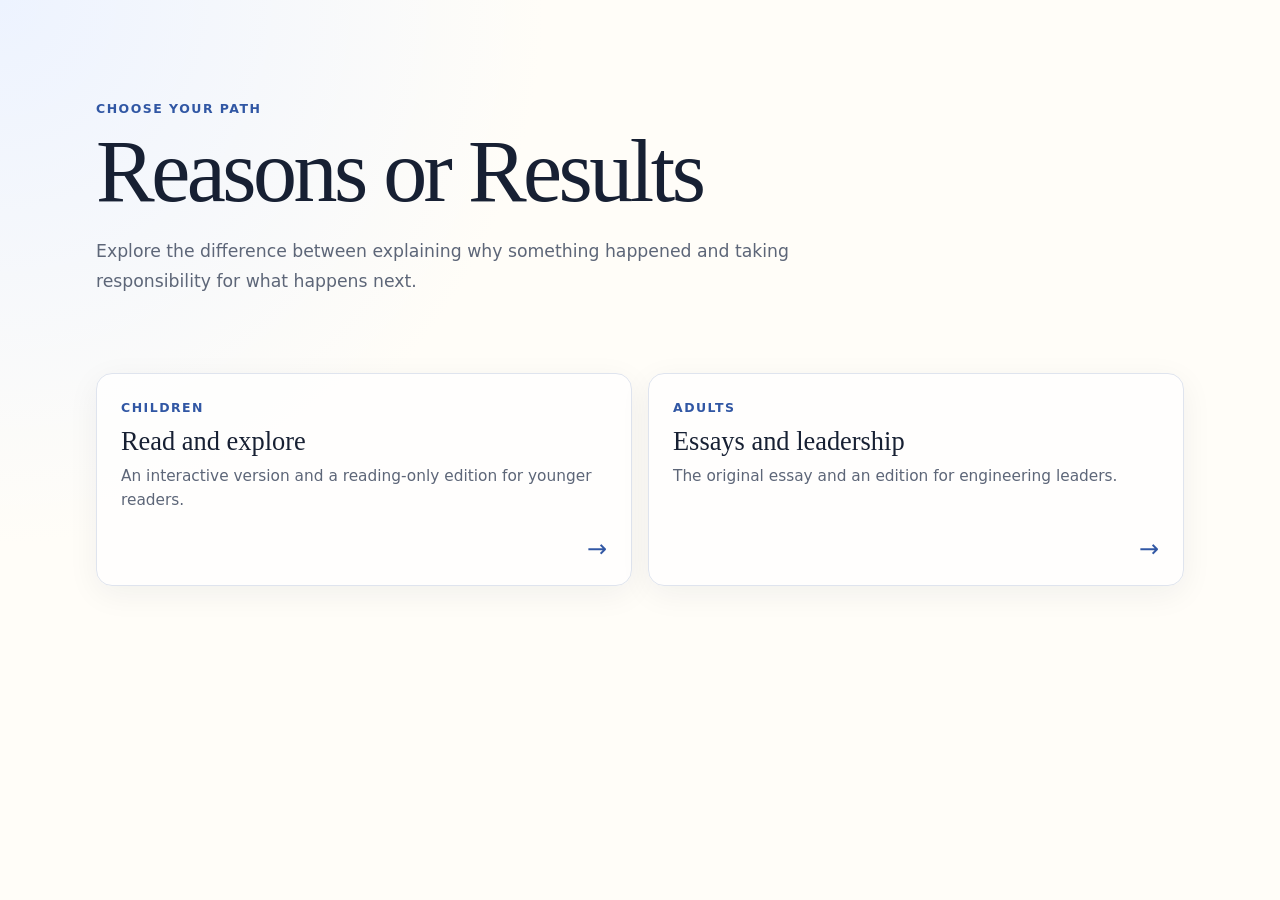
<file: index.html>
<!doctype html>
<html lang="en">
<head>
  <meta charset="utf-8">
  <meta name="viewport" content="width=device-width, initial-scale=1">
  <meta name="description" content="Reasons or Results: readings for children and adults.">
  <title>Reasons or Results</title>
  <link rel="stylesheet" href="styles.css">
</head>
<body>
  <main>
    <header>
      <p class="eyebrow">Choose your path</p>
      <h1>Reasons or Results</h1>
      <p class="intro">Explore the difference between explaining why something happened and taking responsibility for what happens next.</p>
    </header>
    <nav class="pages" aria-label="Choose an audience">
      <a class="card" href="children/">
        <span><span class="audience">Children</span><h2>Read and explore</h2><p class="description">An interactive version and a reading-only edition for younger readers.</p></span>
        <span class="arrow" aria-hidden="true">→</span>
      </a>
      <a class="card" href="adults/">
        <span><span class="audience">Adults</span><h2>Essays and leadership</h2><p class="description">The original essay and an edition for engineering leaders.</p></span>
        <span class="arrow" aria-hidden="true">→</span>
      </a>
    </nav>
  </main>
</body>
</html>
</file>
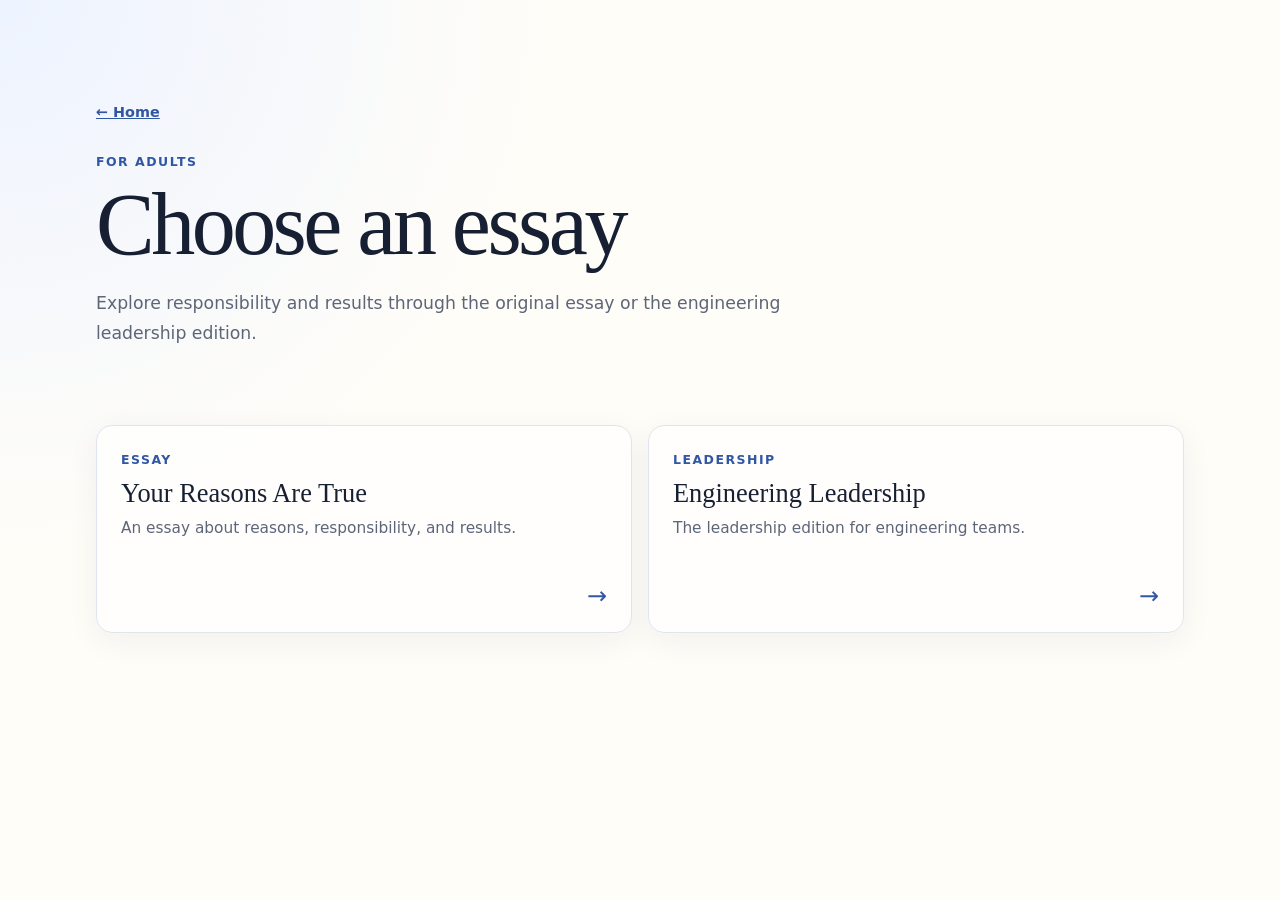
<file: adults/index.html>
<!doctype html>
<html lang="en">
<head>
  <meta charset="utf-8">
  <meta name="viewport" content="width=device-width, initial-scale=1">
  <meta name="description" content="Reasons or Results essays for adults and leaders.">
  <title>For Adults — Reasons or Results</title>
  <link rel="stylesheet" href="../styles.css">
</head>
<body>
  <main>
    <a class="back" href="../">← Home</a>
    <header><p class="eyebrow">For adults</p><h1>Choose an essay</h1><p class="intro">Explore responsibility and results through the original essay or the engineering leadership edition.</p></header>
    <nav class="pages" aria-label="Adult versions">
      <a class="card" href="reasons.html"><span><span class="audience">Essay</span><h2>Your Reasons Are True</h2><p class="description">An essay about reasons, responsibility, and results.</p></span><span class="arrow" aria-hidden="true">→</span></a>
      <a class="card" href="engineering.html"><span><span class="audience">Leadership</span><h2>Engineering Leadership</h2><p class="description">The leadership edition for engineering teams.</p></span><span class="arrow" aria-hidden="true">→</span></a>
    </nav>
  </main>
</body>
</html>
</file>
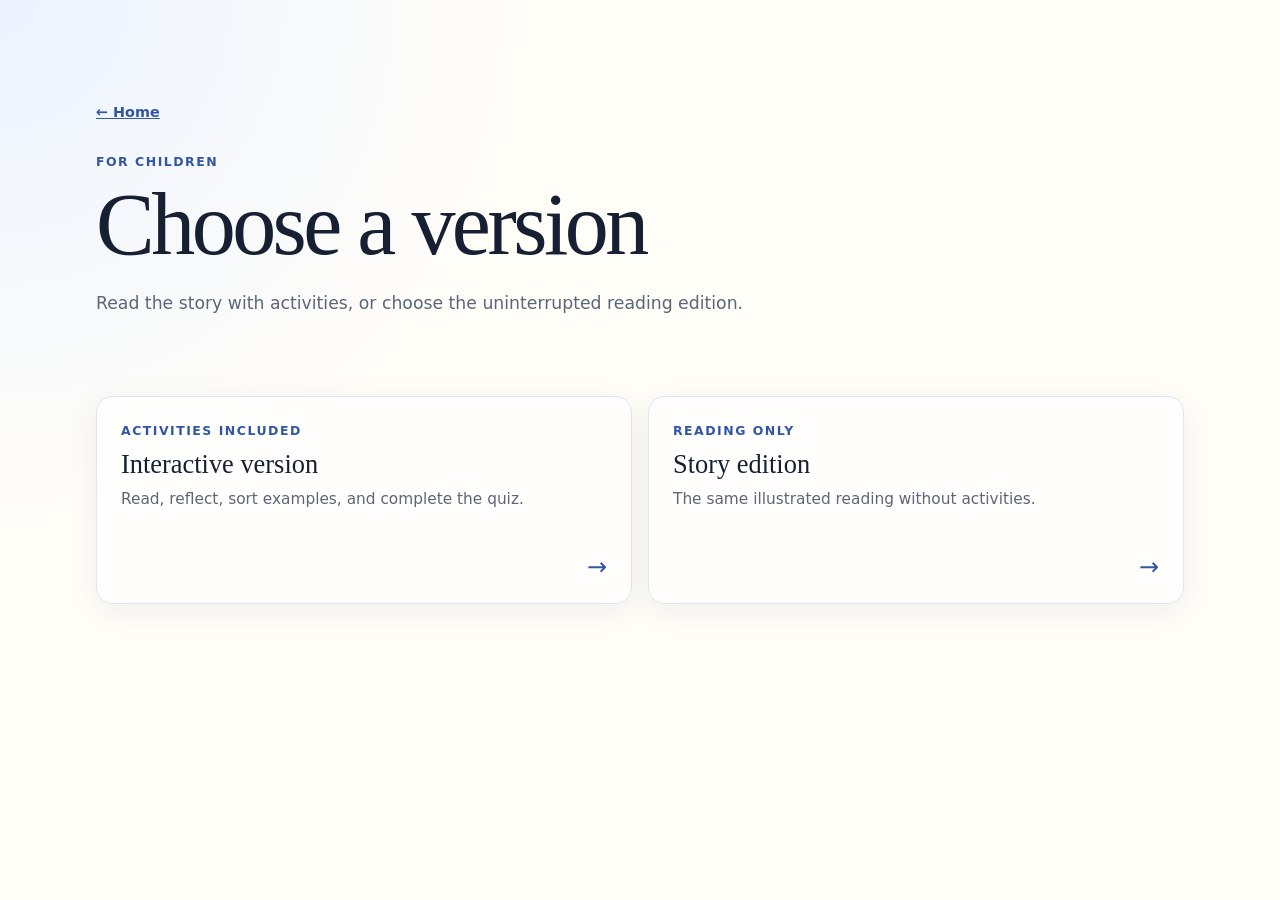
<file: children/index.html>
<!doctype html>
<html lang="en">
<head>
  <meta charset="utf-8">
  <meta name="viewport" content="width=device-width, initial-scale=1">
  <meta name="description" content="Reasons or Results readings for children.">
  <title>For Children — Reasons or Results</title>
  <link rel="stylesheet" href="../styles.css">
</head>
<body>
  <main>
    <a class="back" href="../">← Home</a>
    <header><p class="eyebrow">For children</p><h1>Choose a version</h1><p class="intro">Read the story with activities, or choose the uninterrupted reading edition.</p></header>
    <nav class="pages" aria-label="Children's versions">
      <a class="card" href="interactive.html"><span><span class="audience">Activities included</span><h2>Interactive version</h2><p class="description">Read, reflect, sort examples, and complete the quiz.</p></span><span class="arrow" aria-hidden="true">→</span></a>
      <a class="card" href="reading.html"><span><span class="audience">Reading only</span><h2>Story edition</h2><p class="description">The same illustrated reading without activities.</p></span><span class="arrow" aria-hidden="true">→</span></a>
    </nav>
  </main>
</body>
</html>
</file>
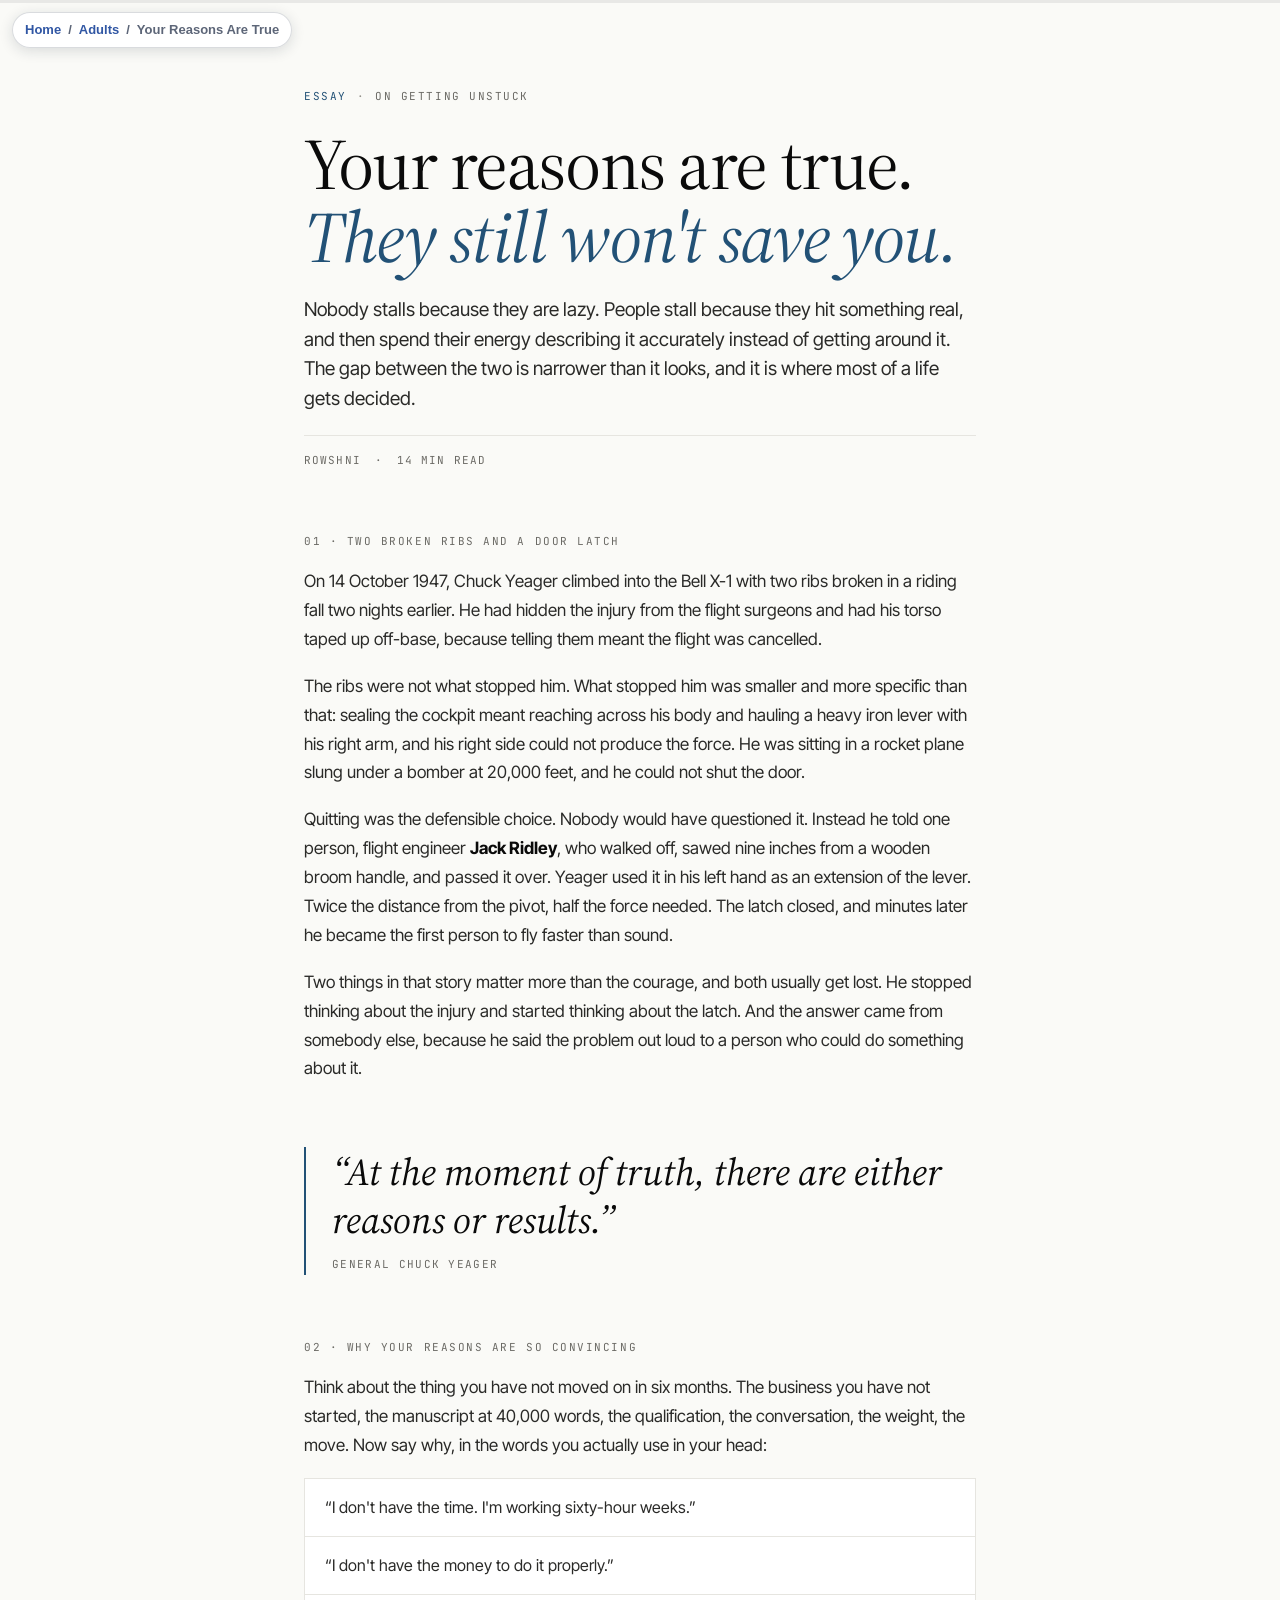
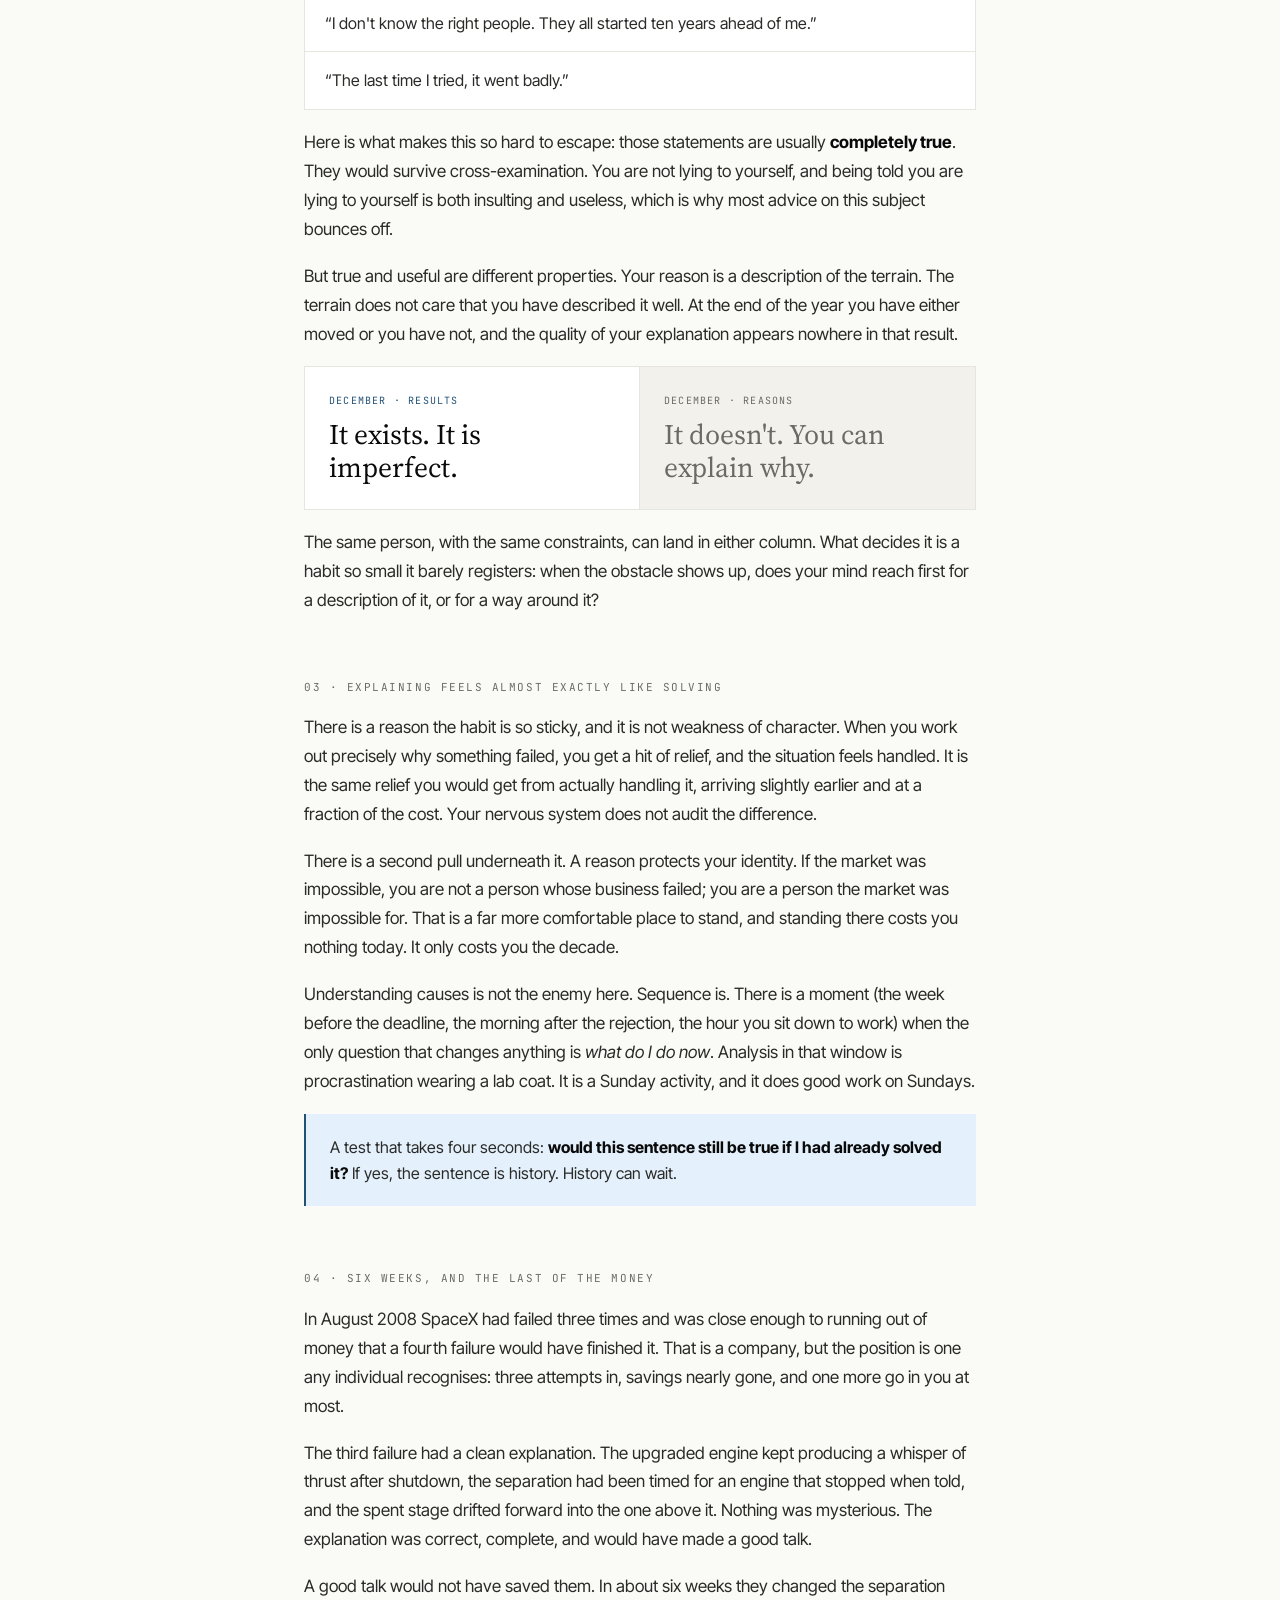
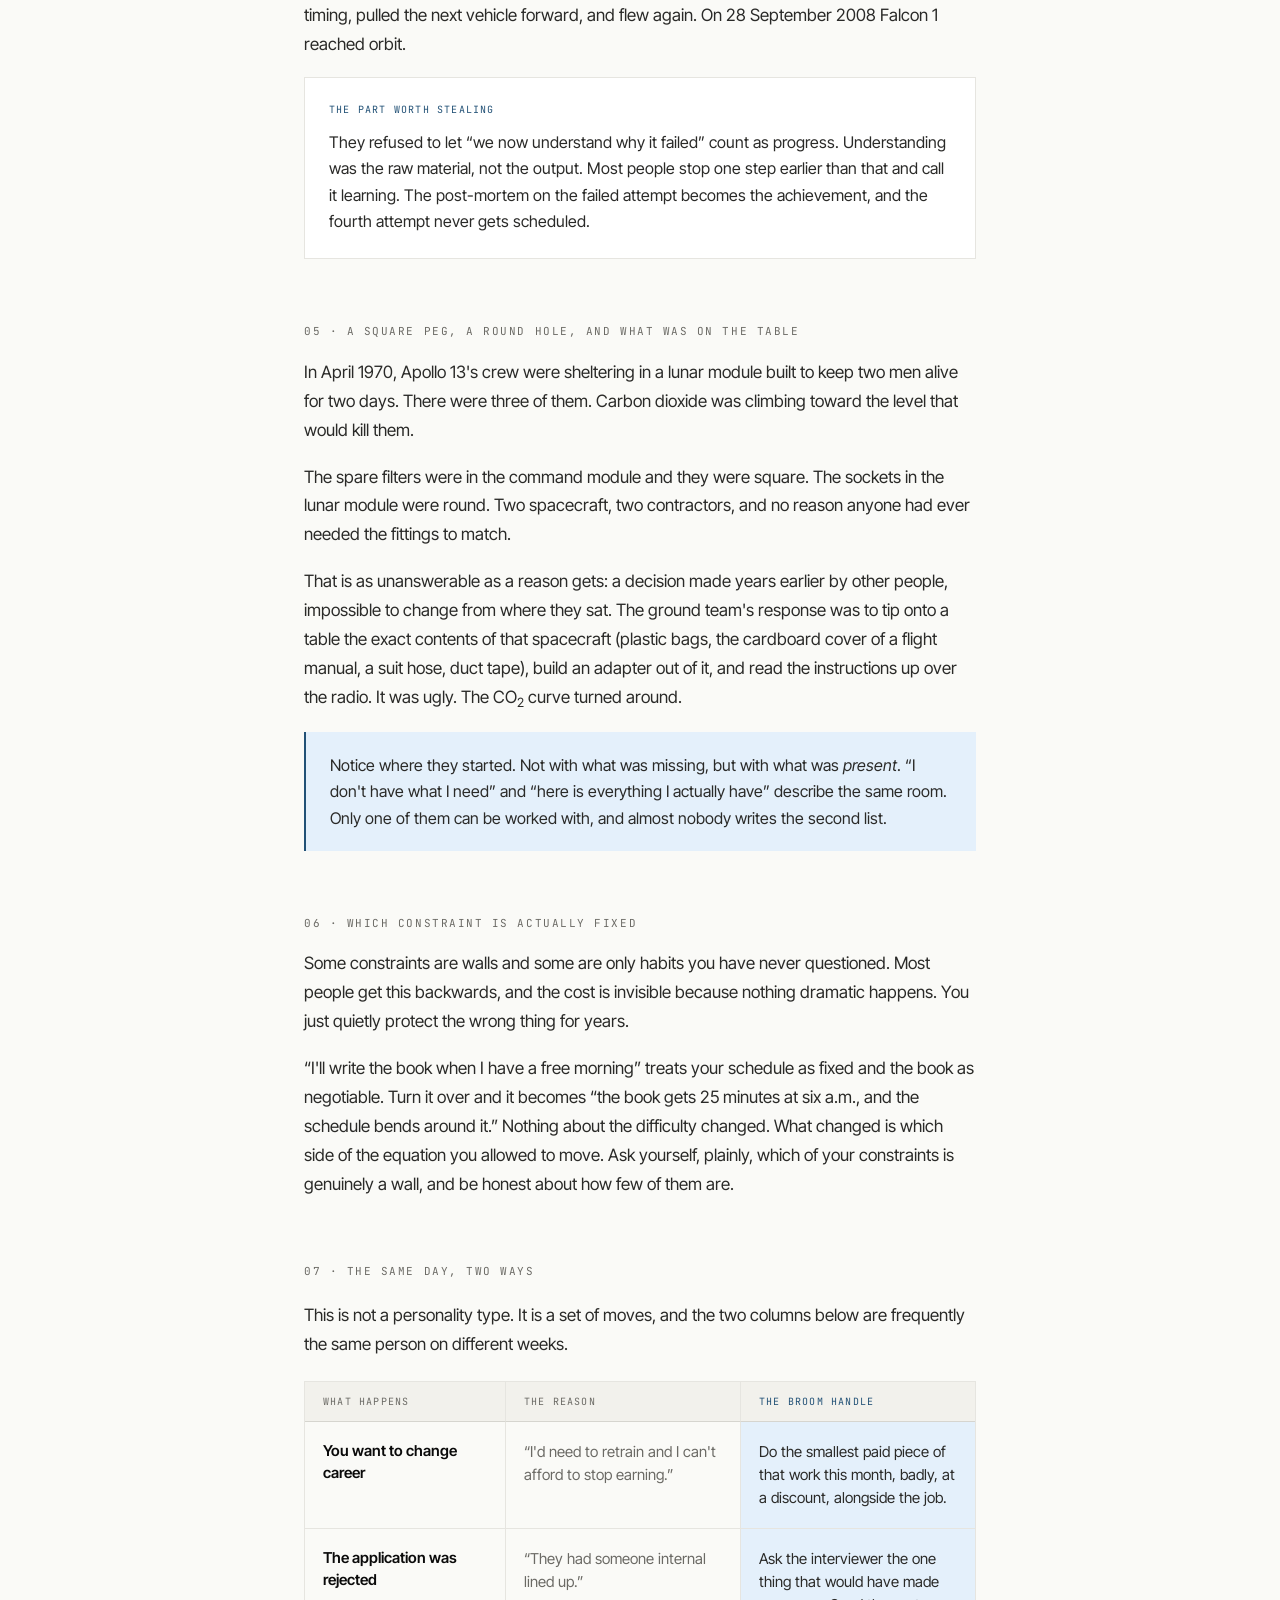
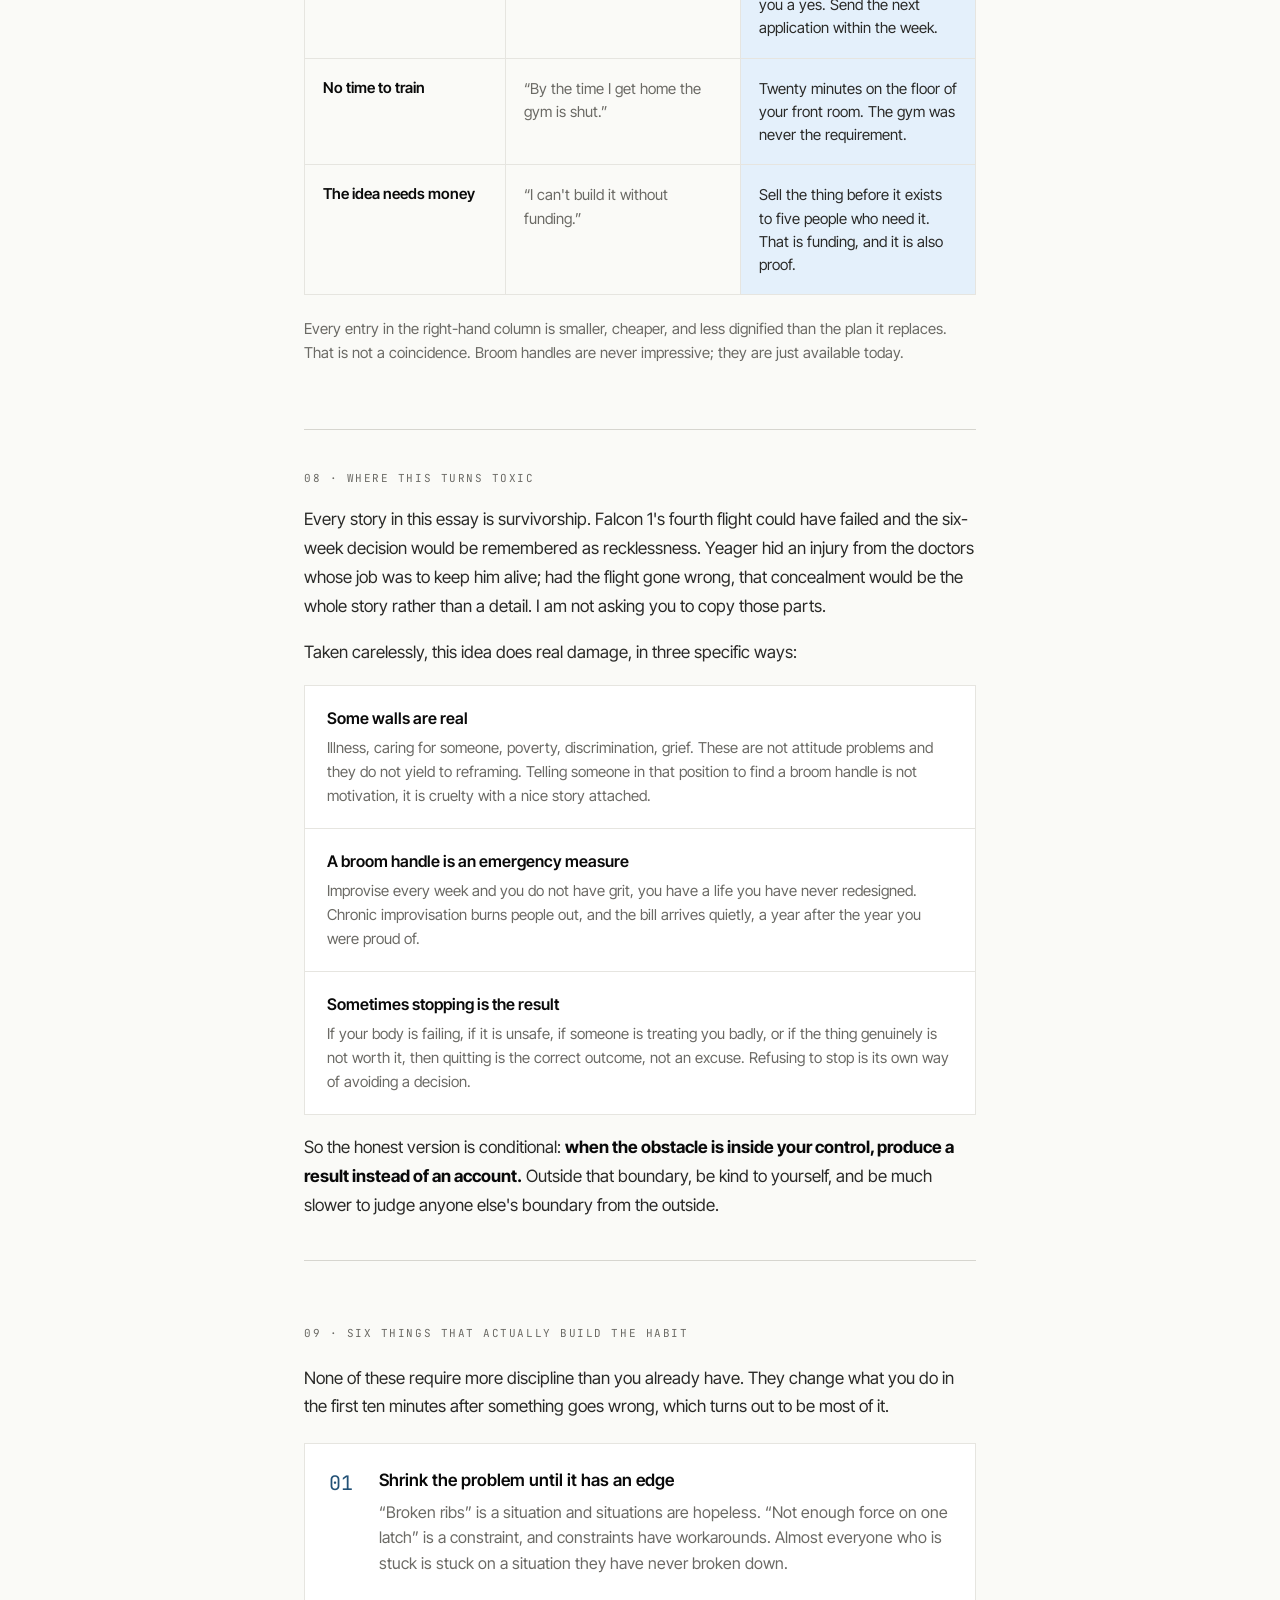
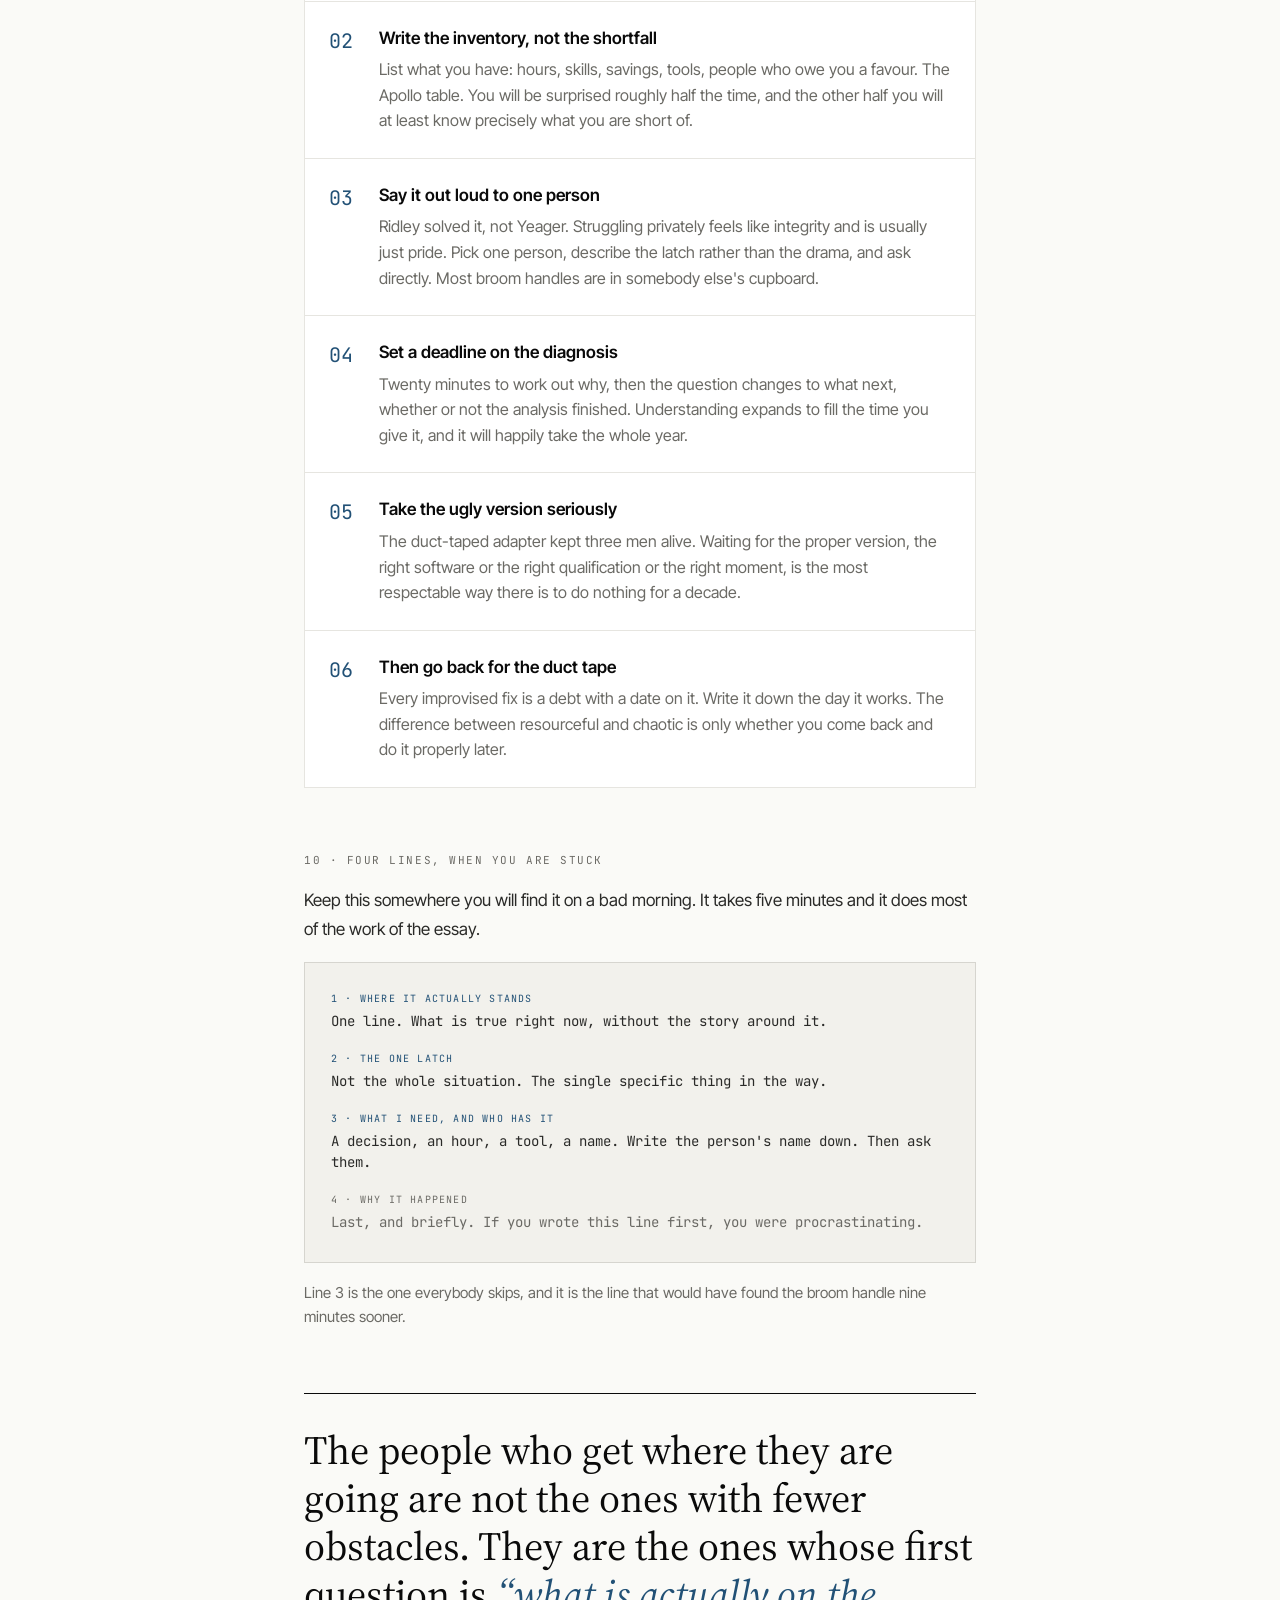
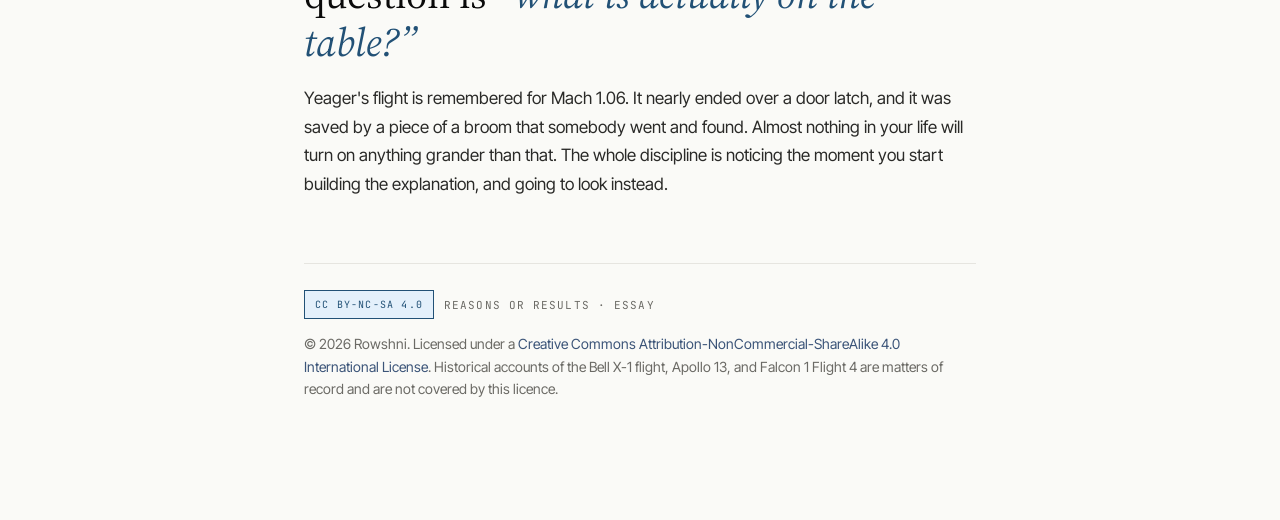
<file: essay/index.html>
<!doctype html><html lang="en"><head><meta charset="utf-8"><meta name="viewport" content="width=device-width, initial-scale=1"><meta http-equiv="refresh" content="0; url=../adults/reasons.html"><title>Page moved</title><script>location.replace("../adults/reasons.html" + location.search + location.hash)</script></head><body><p>Moved to <a href="../adults/reasons.html">the adult essay</a>.</p></body></html>
</file>
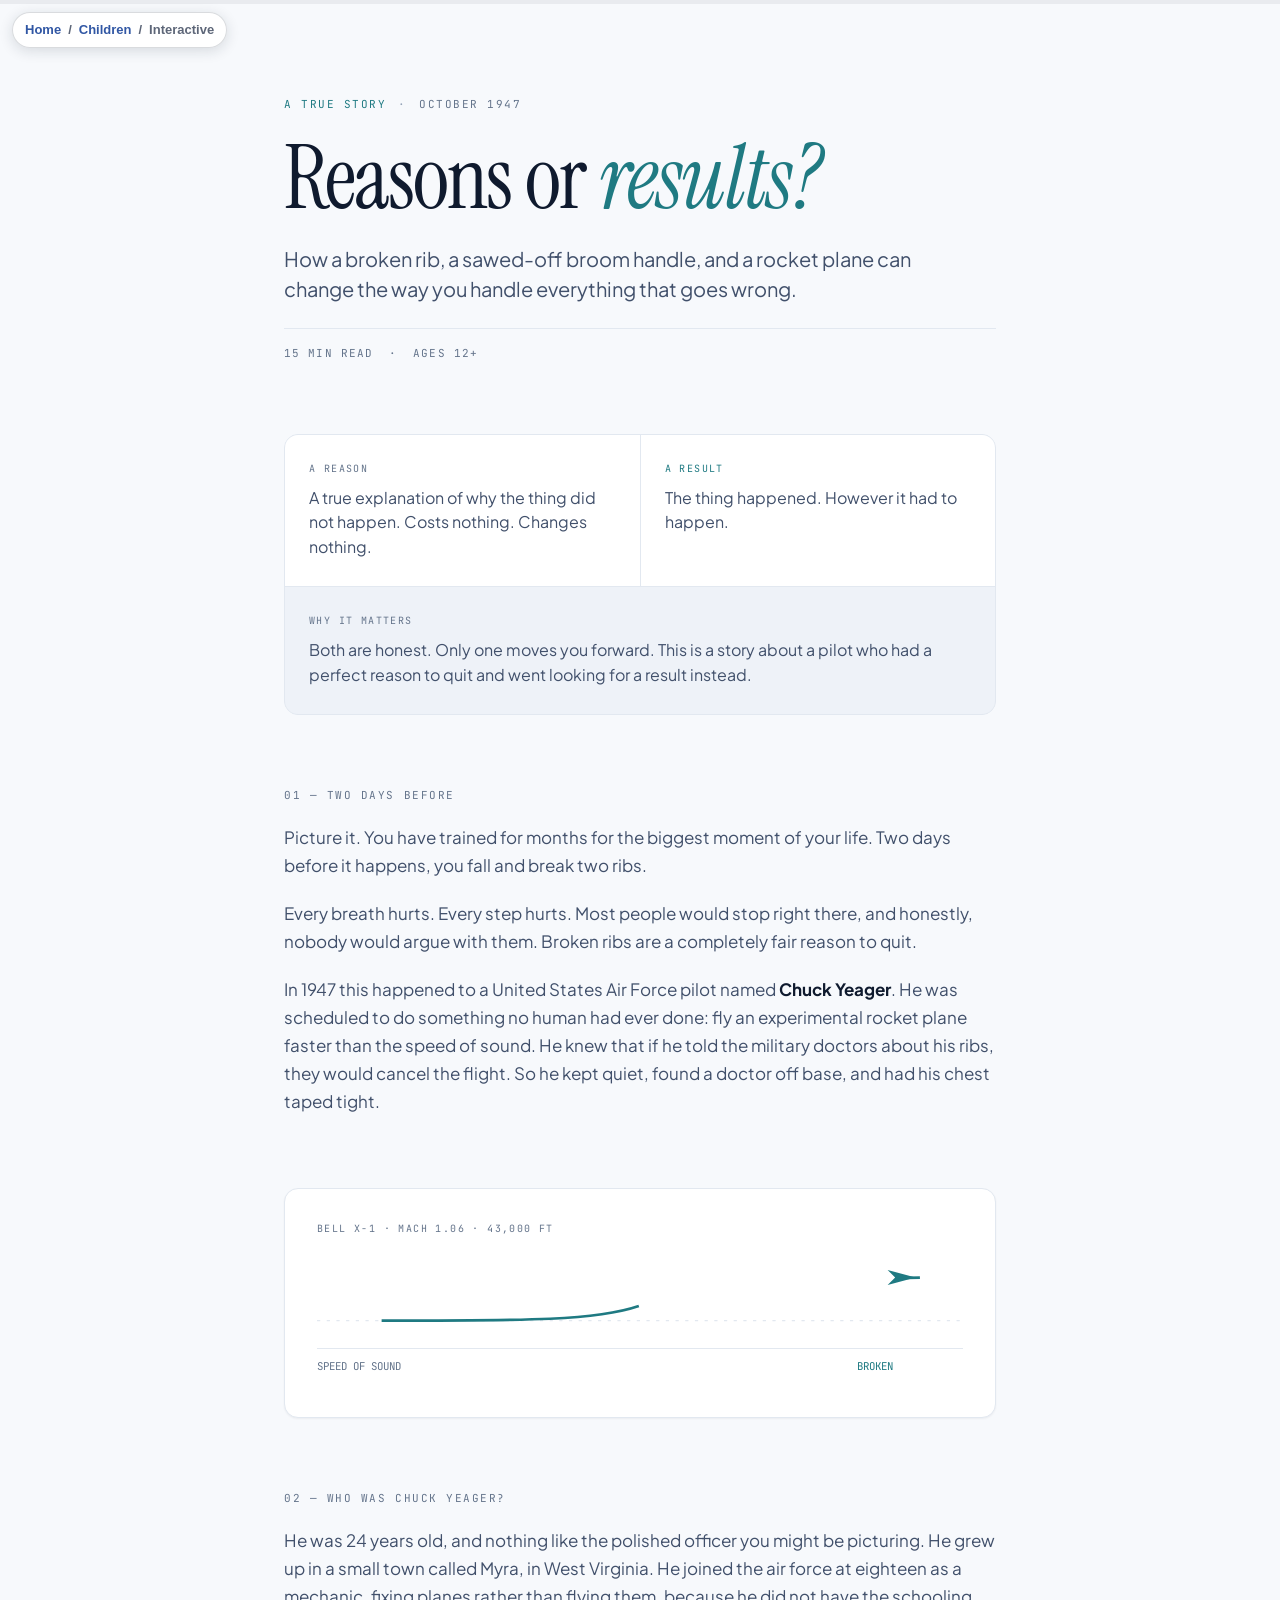
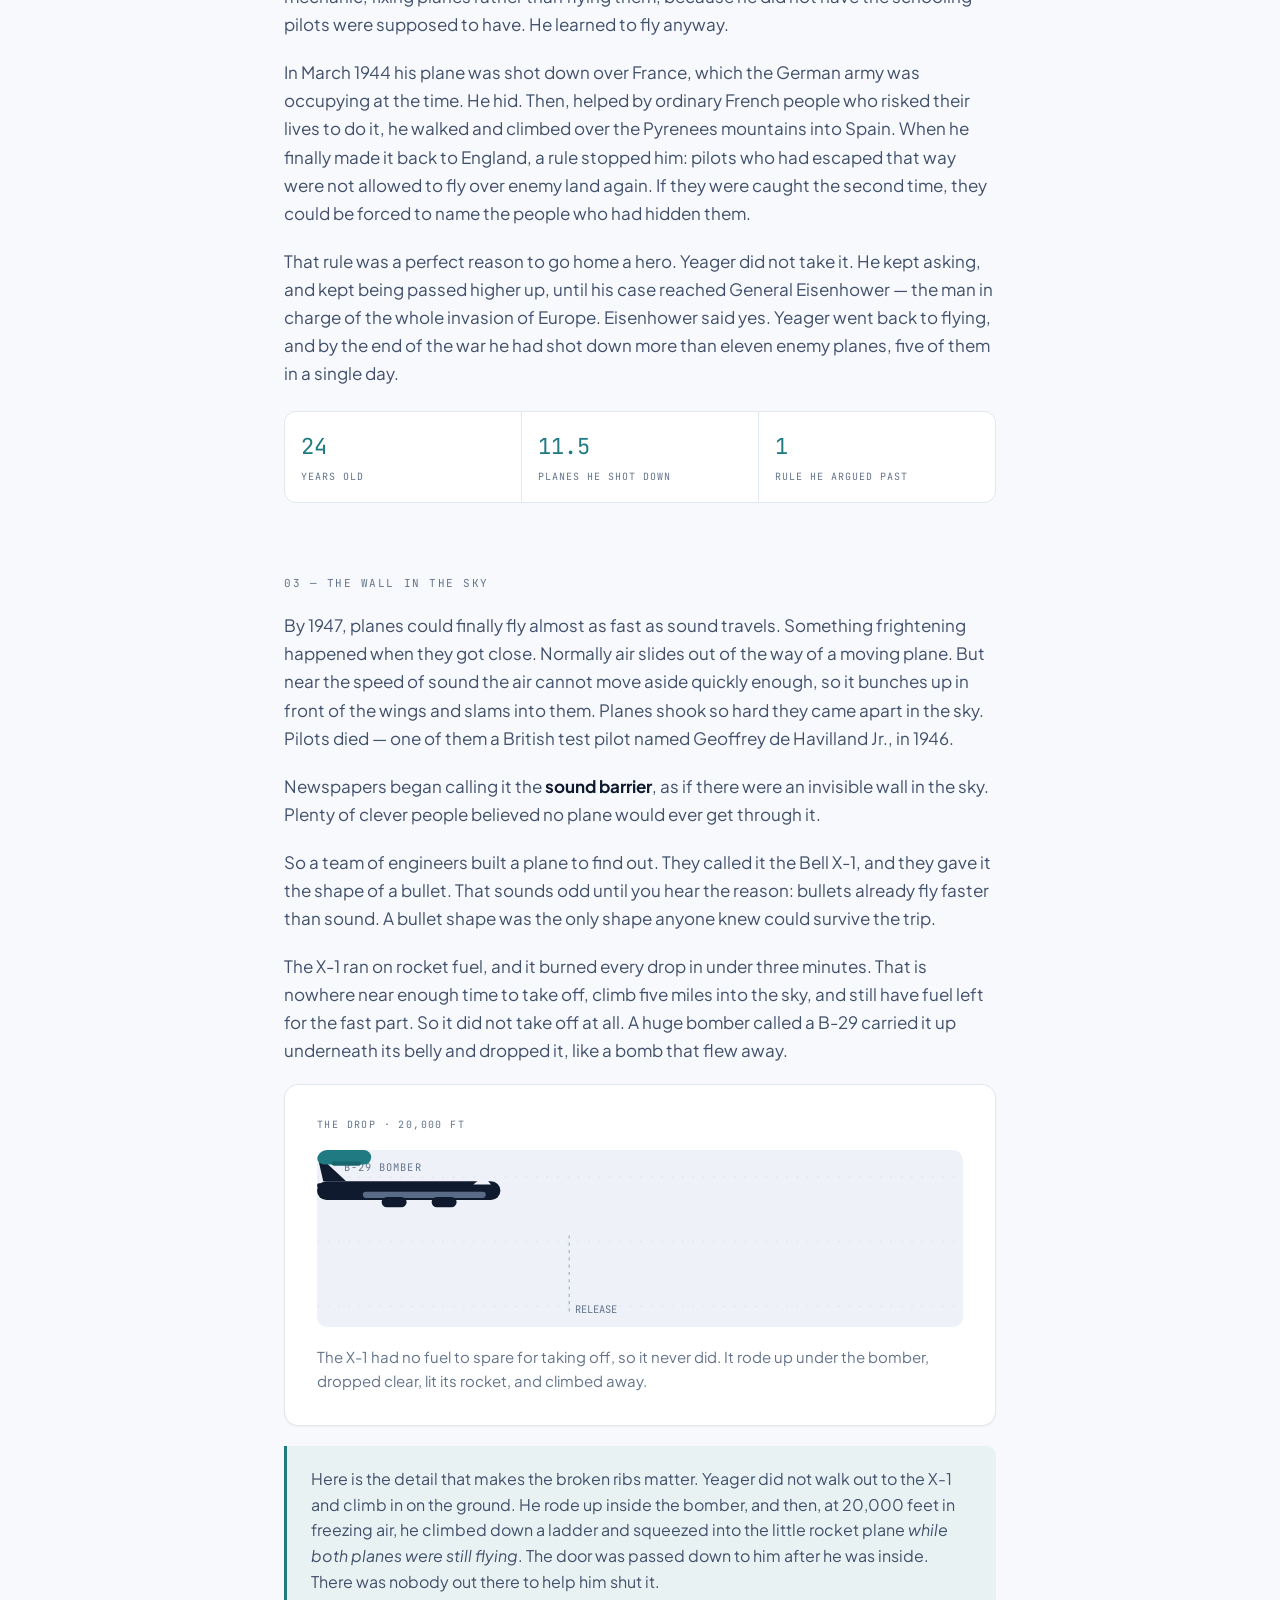
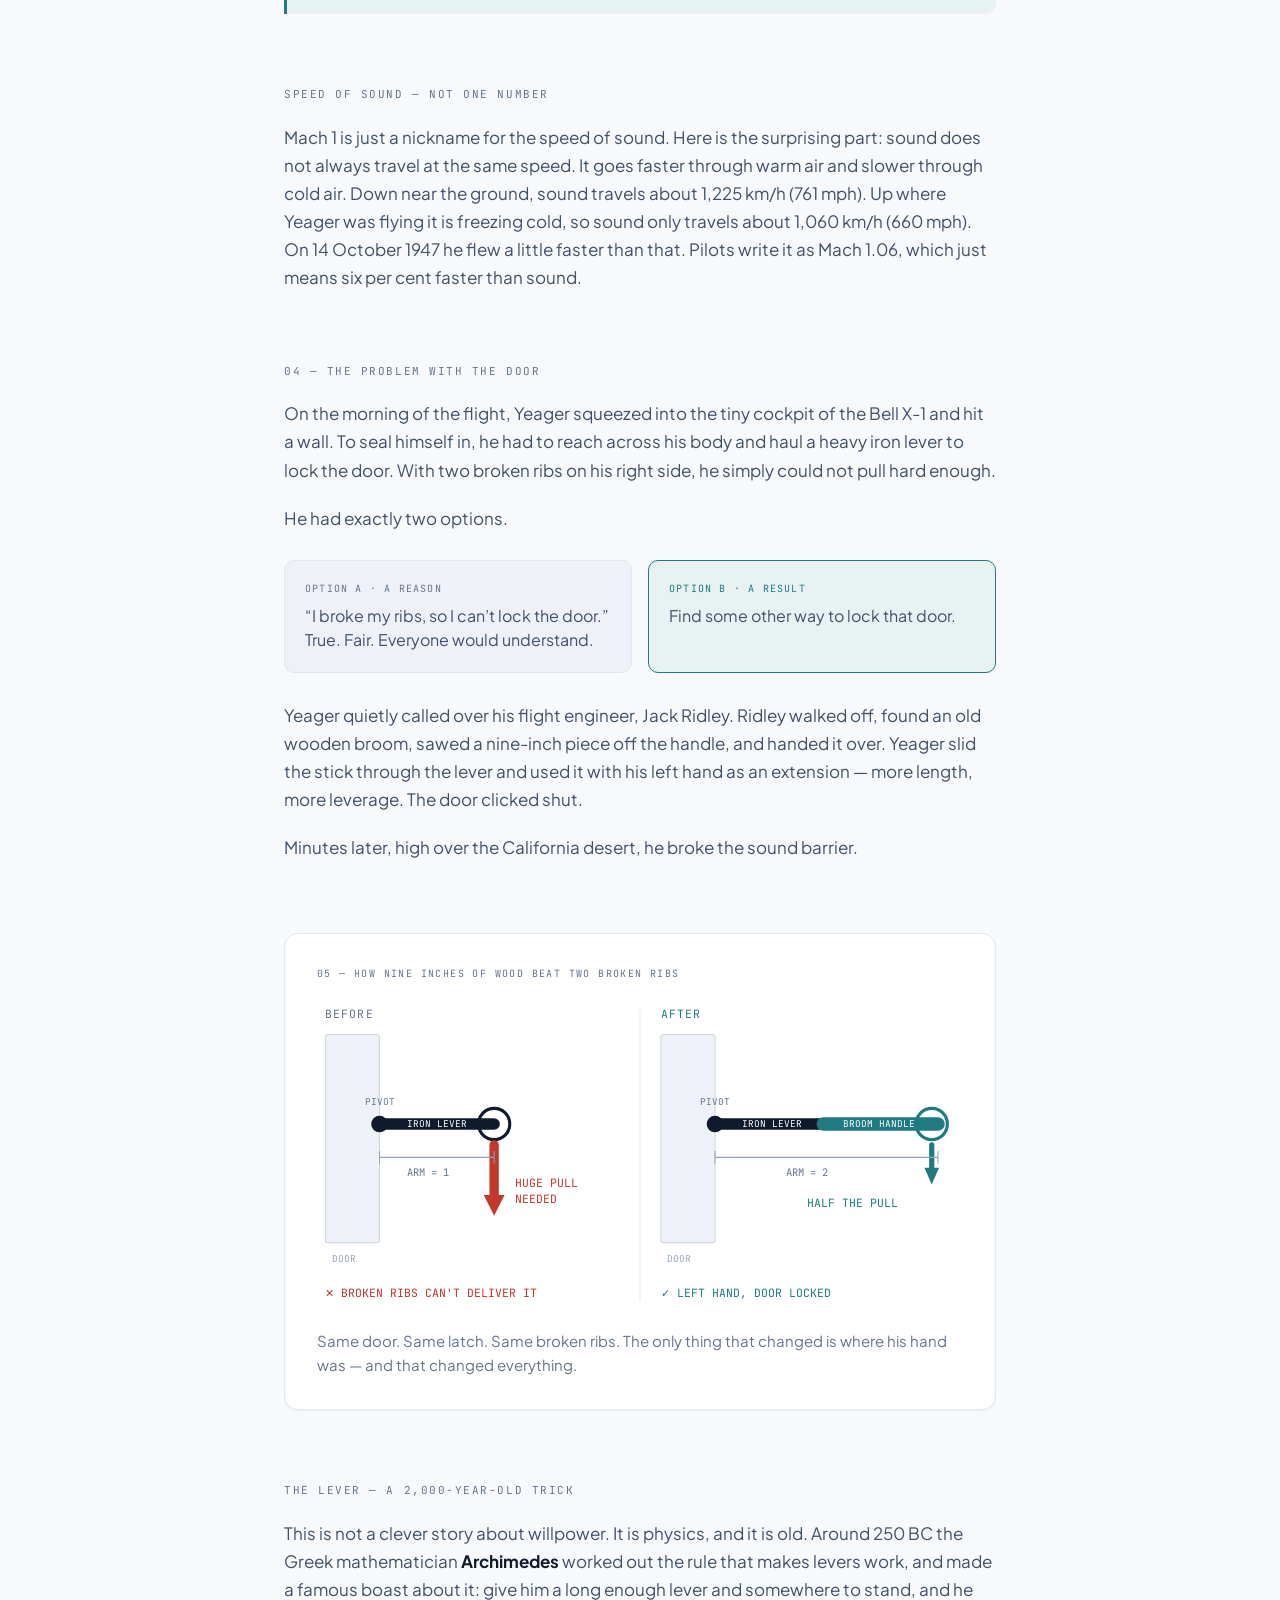
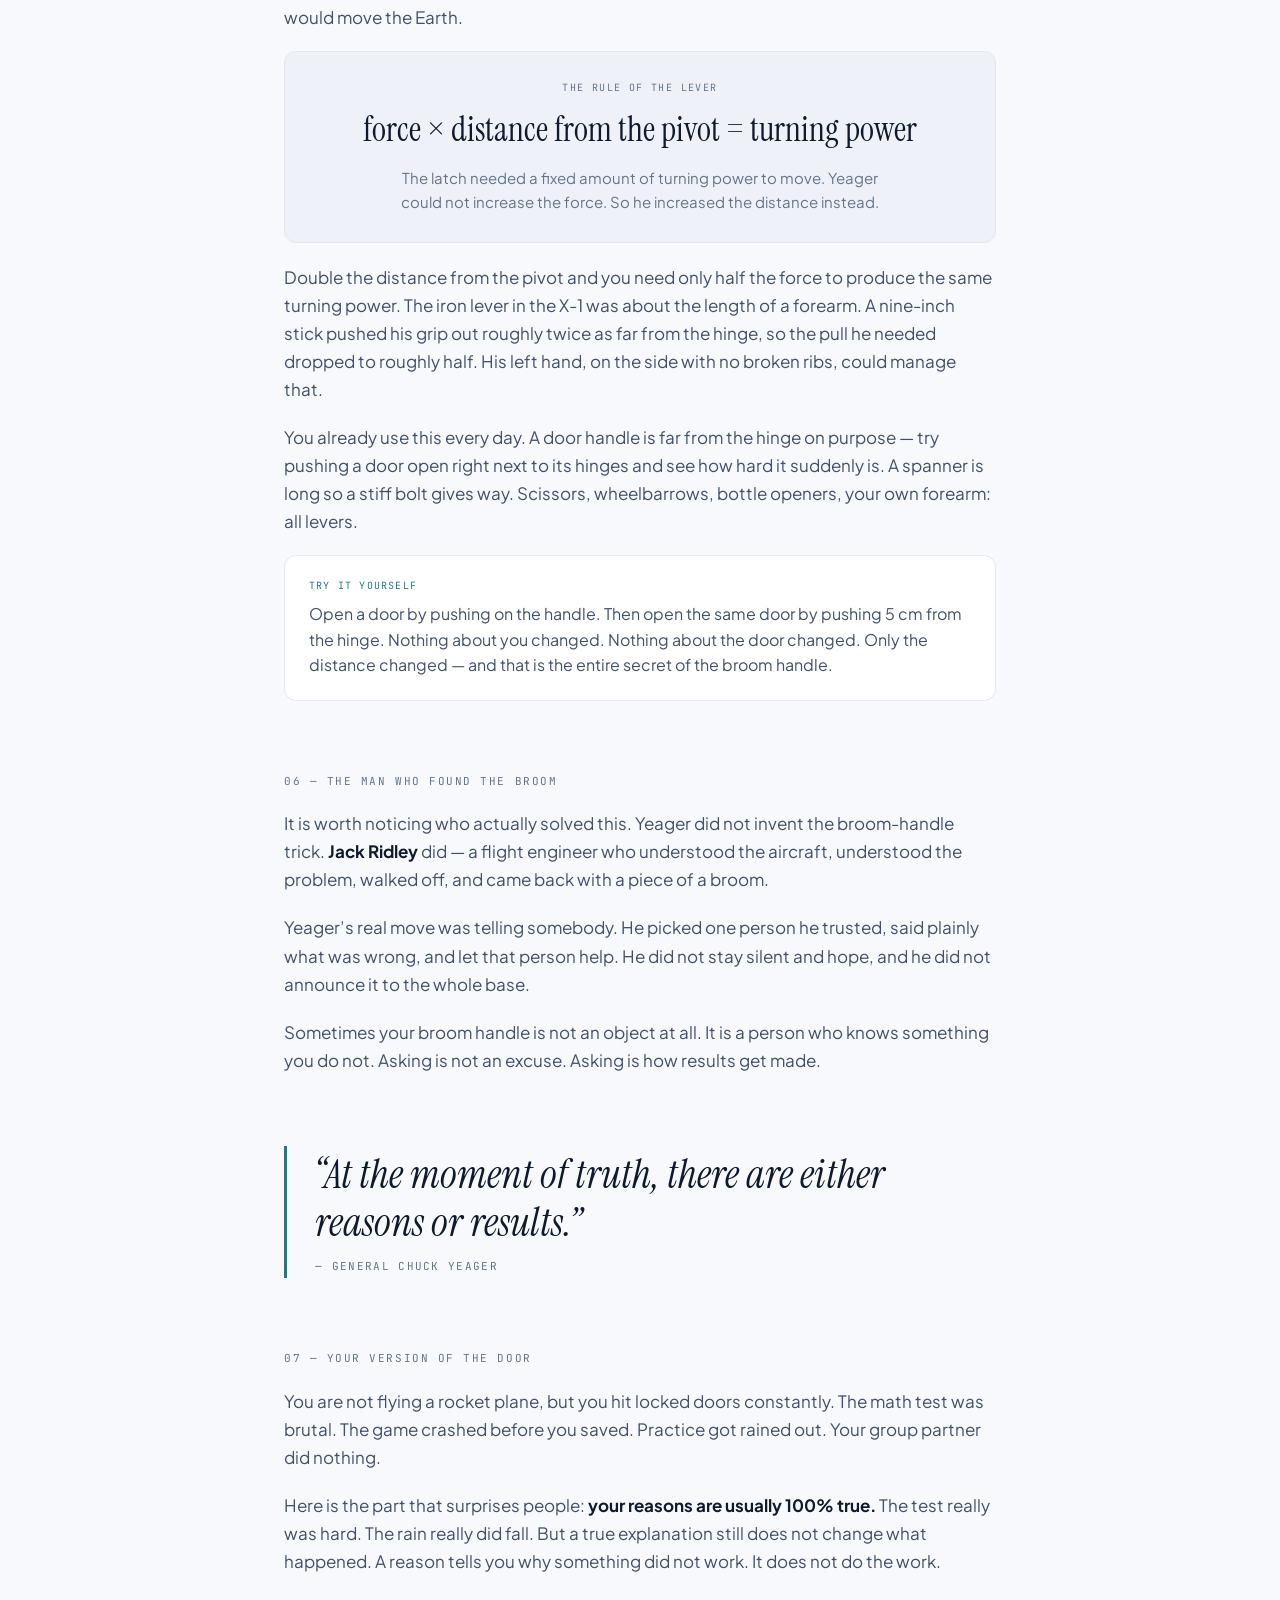
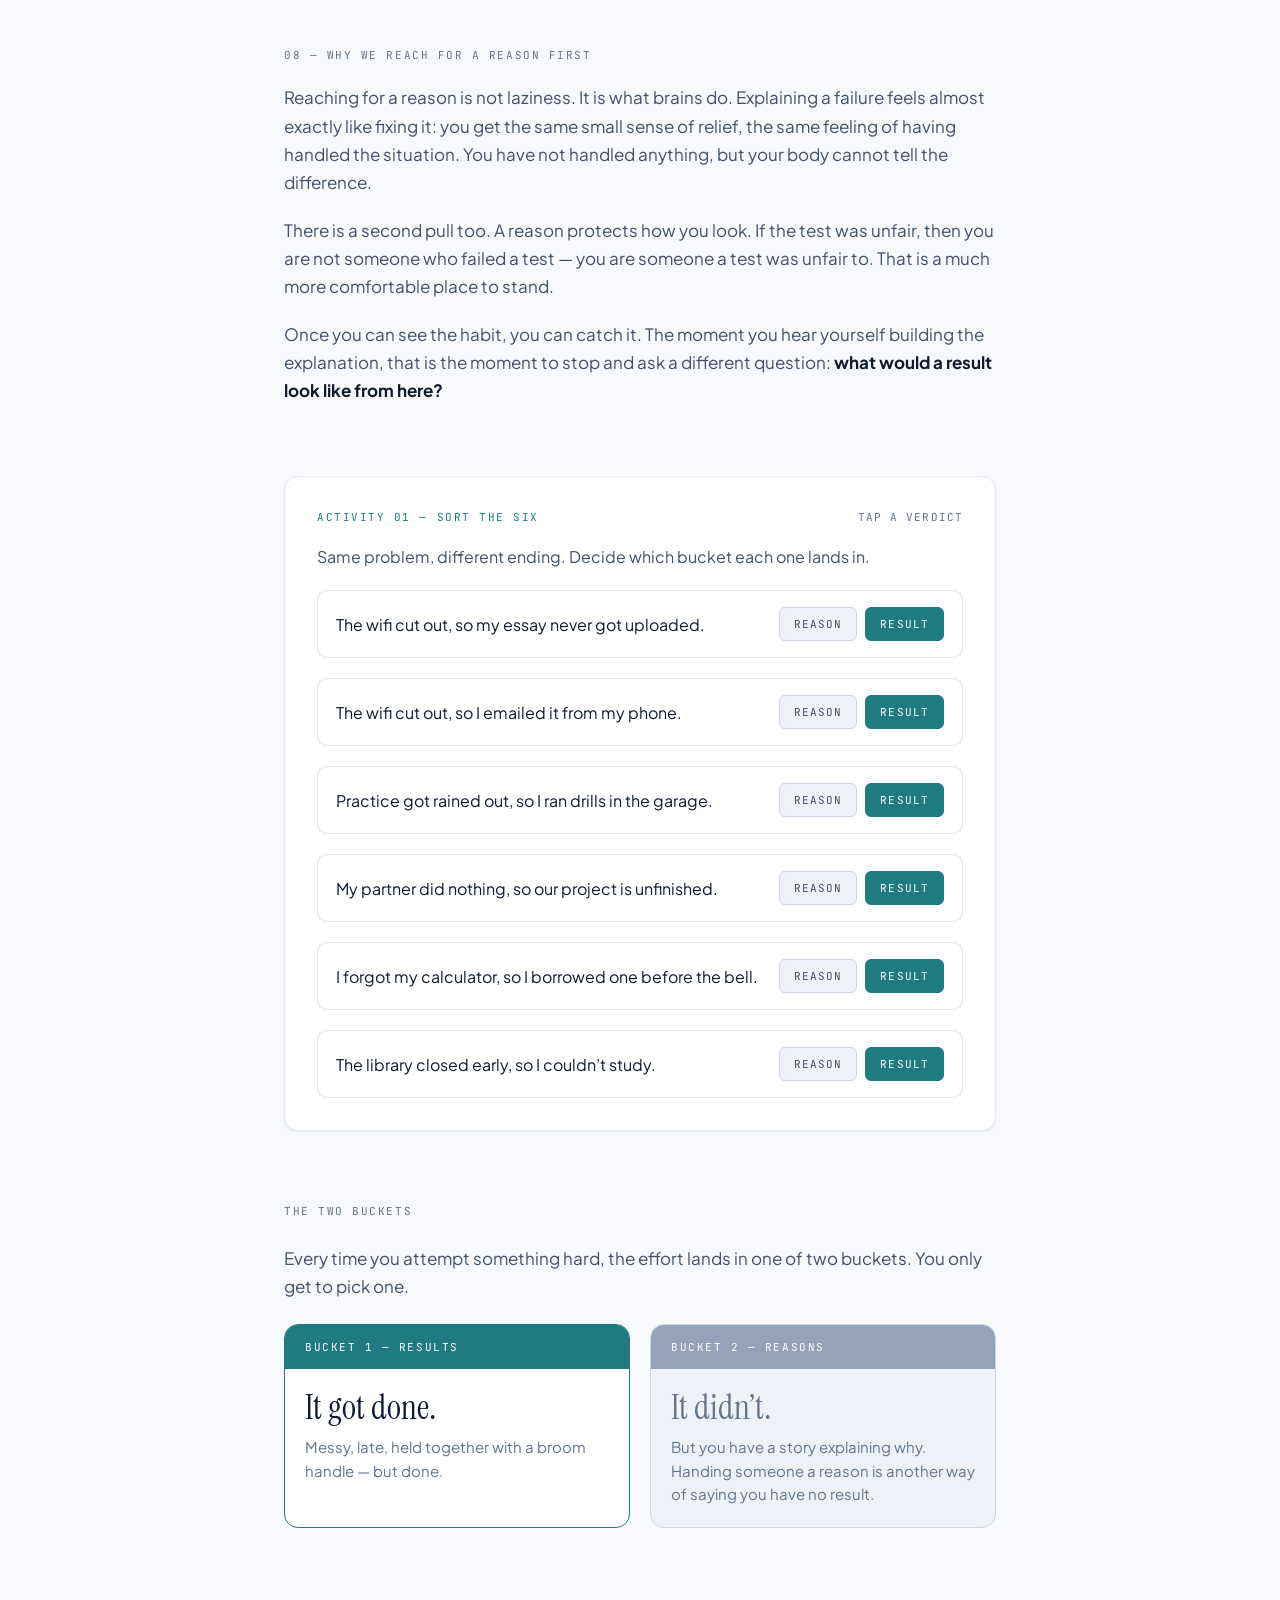
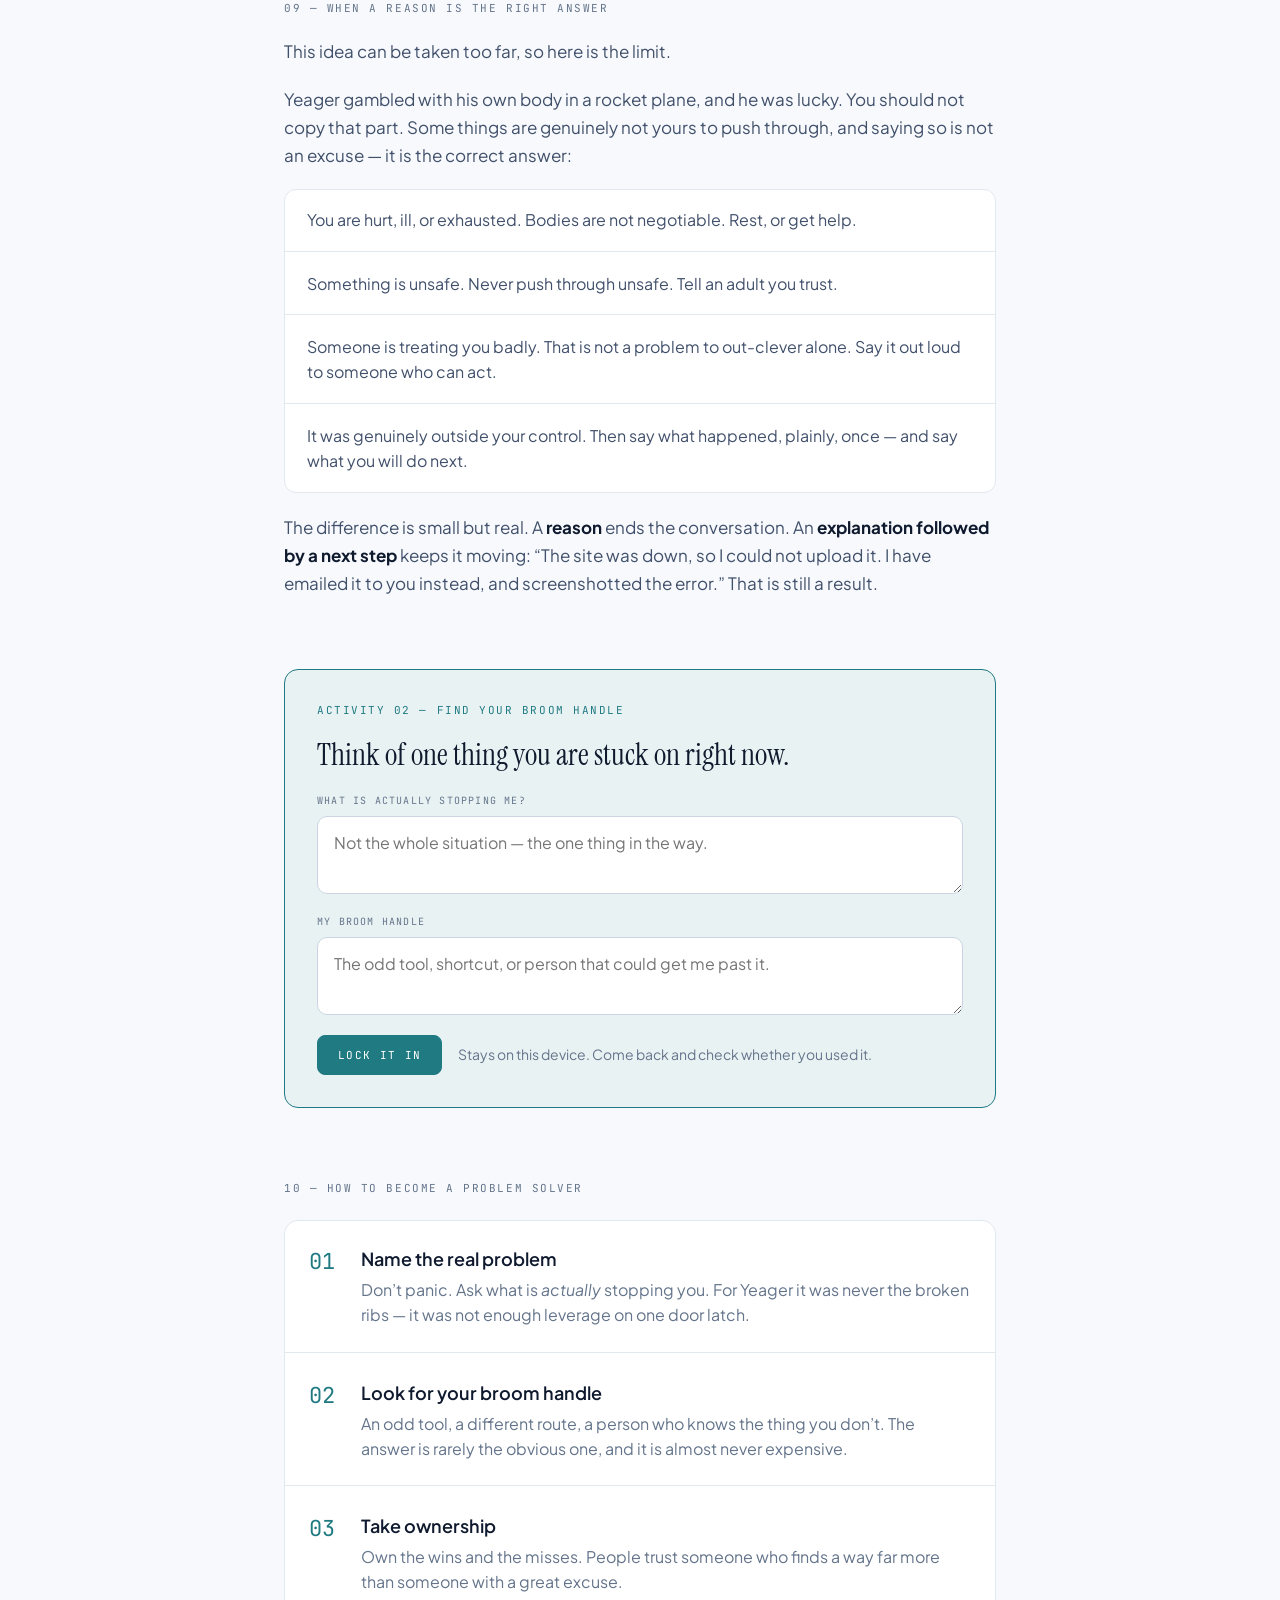
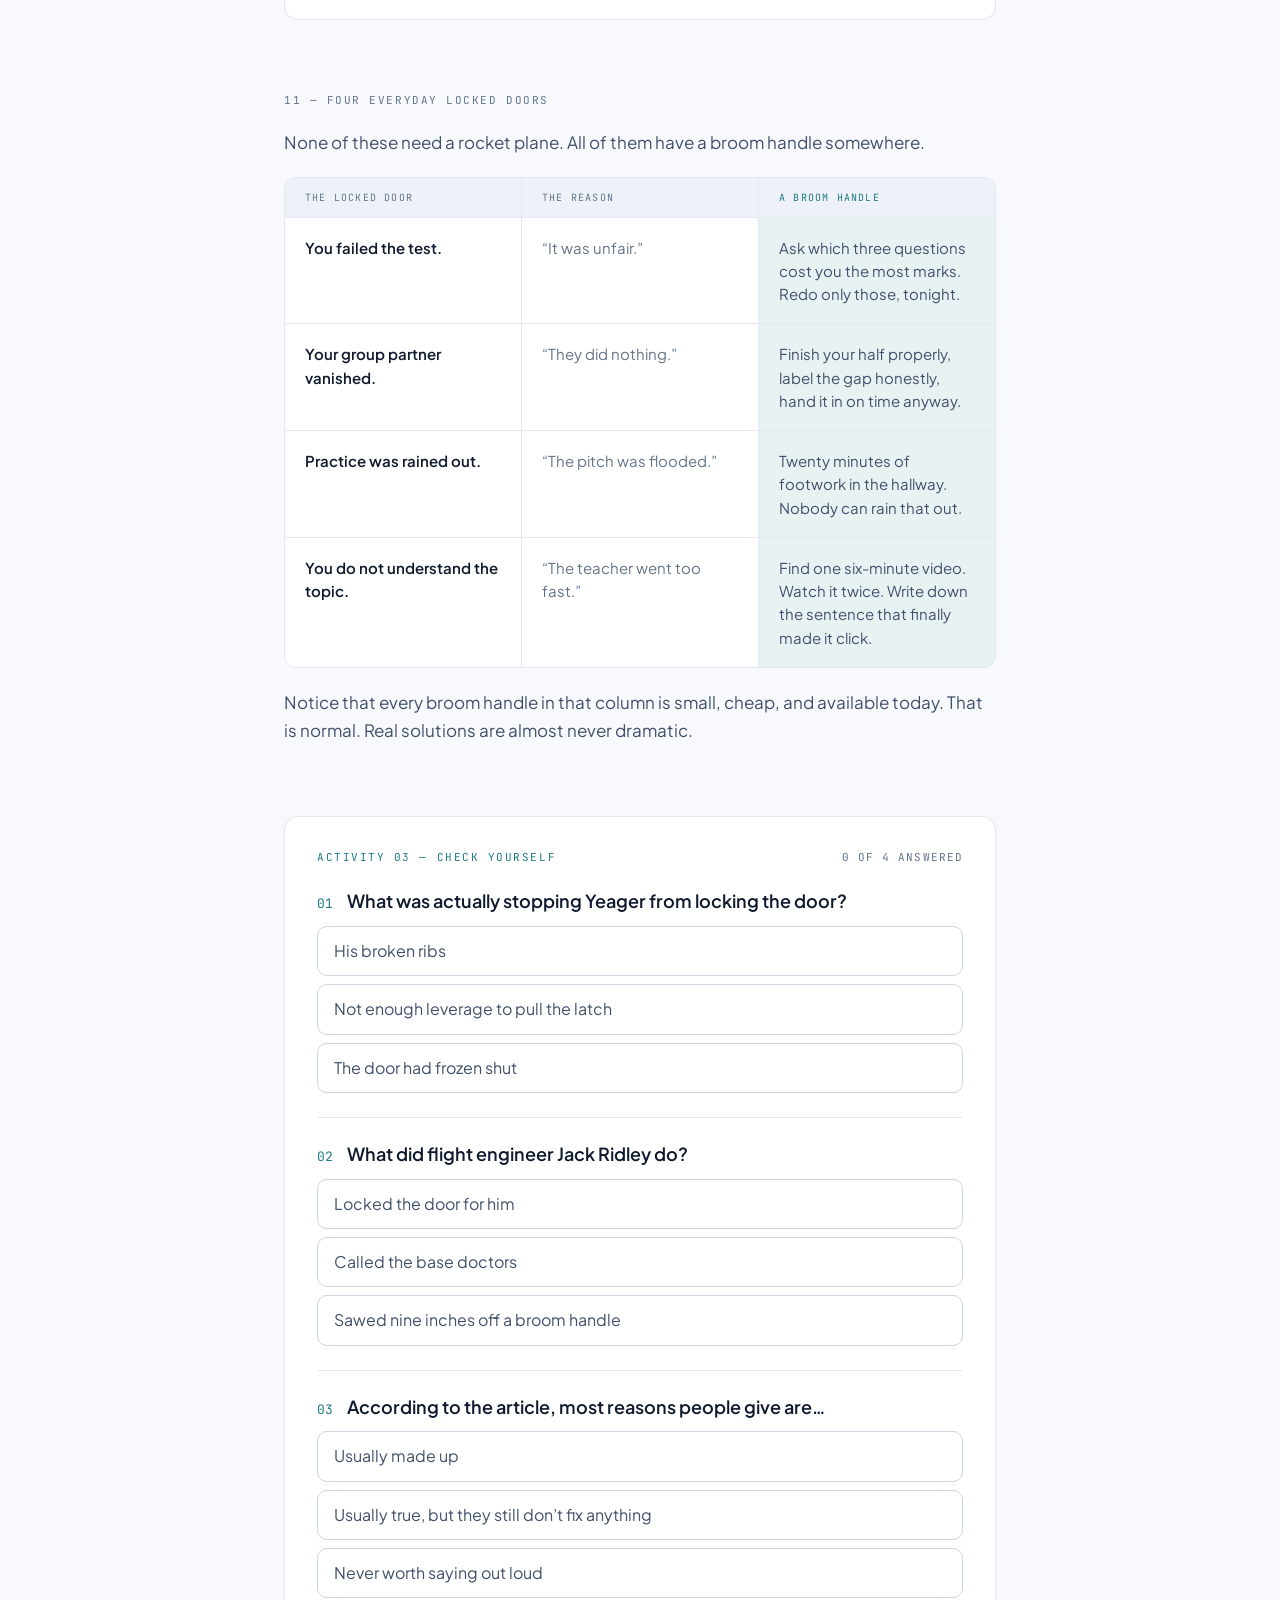
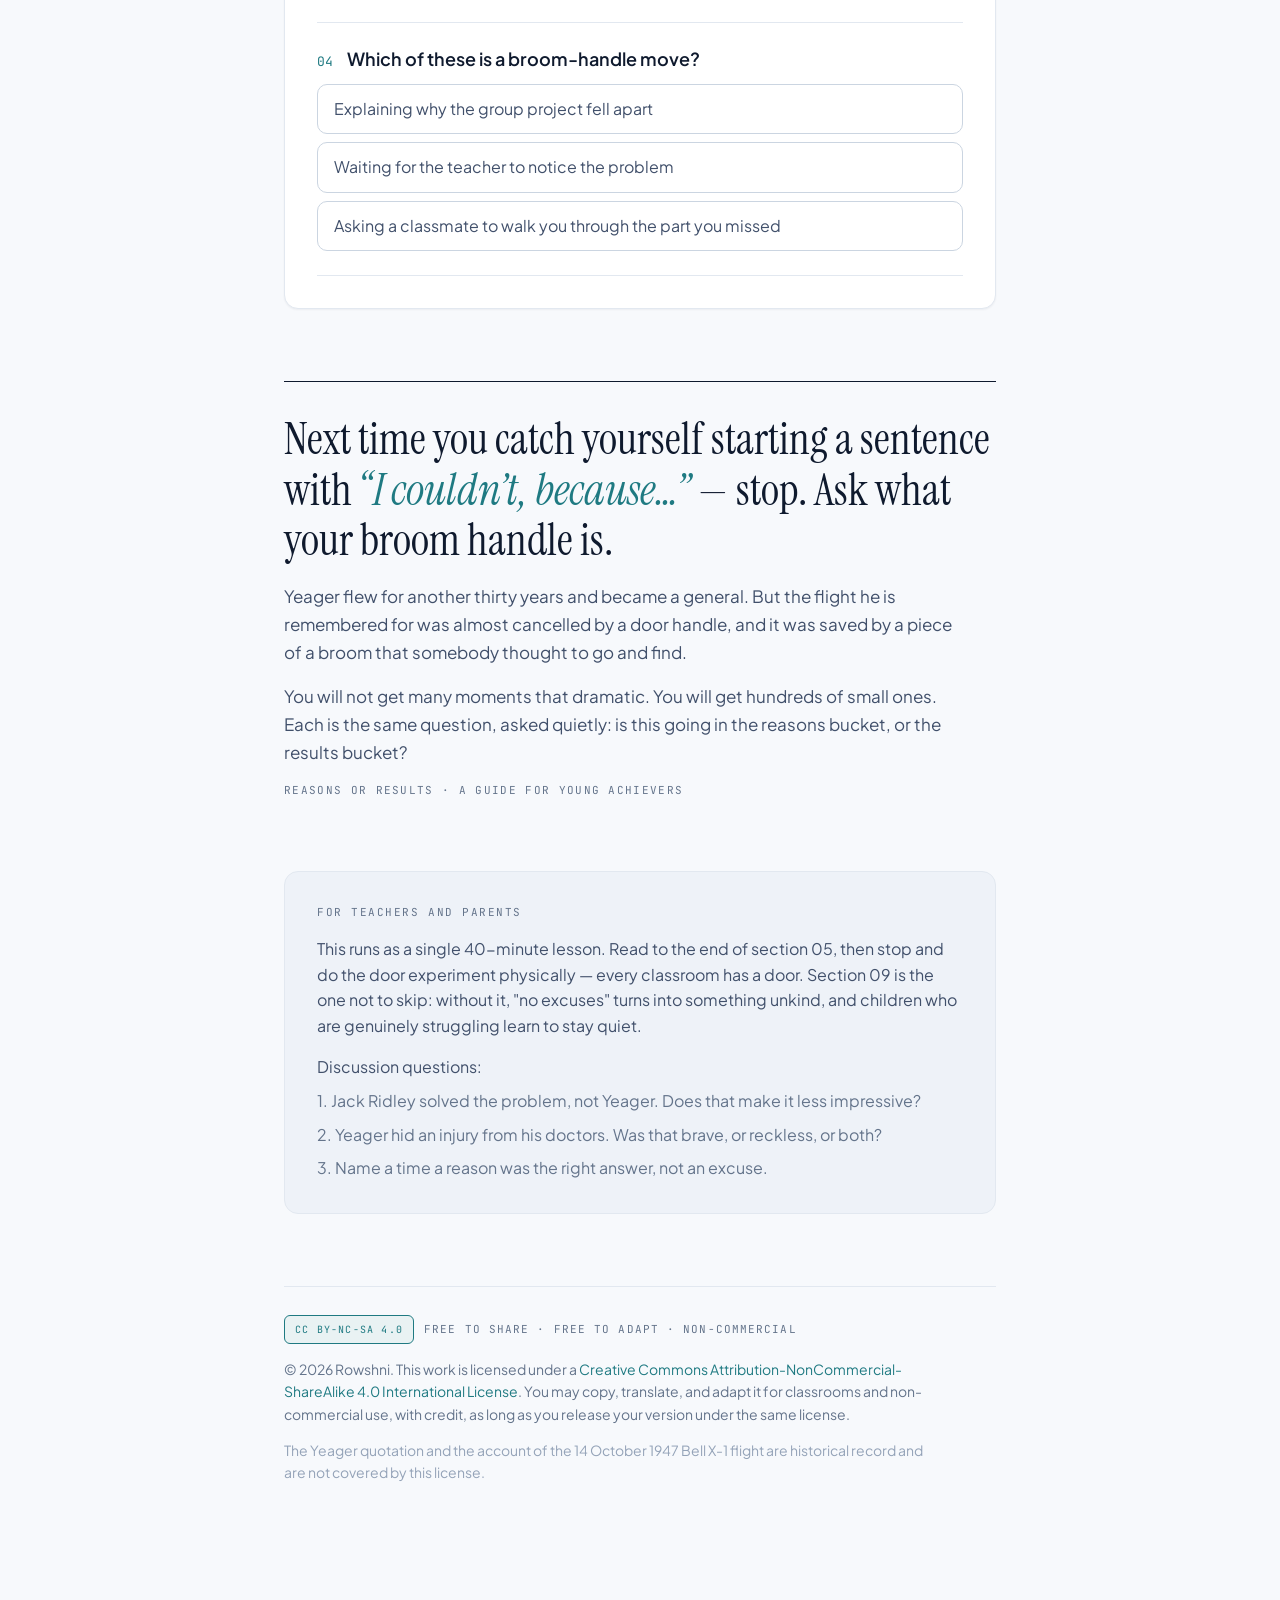
<file: kids/index.html>
<!doctype html><html lang="en"><head><meta charset="utf-8"><meta name="viewport" content="width=device-width, initial-scale=1"><meta http-equiv="refresh" content="0; url=../children/interactive.html"><title>Page moved</title><script>location.replace("../children/interactive.html" + location.search + location.hash)</script></head><body><p>Moved to <a href="../children/interactive.html">the interactive children's version</a>.</p></body></html>
</file>
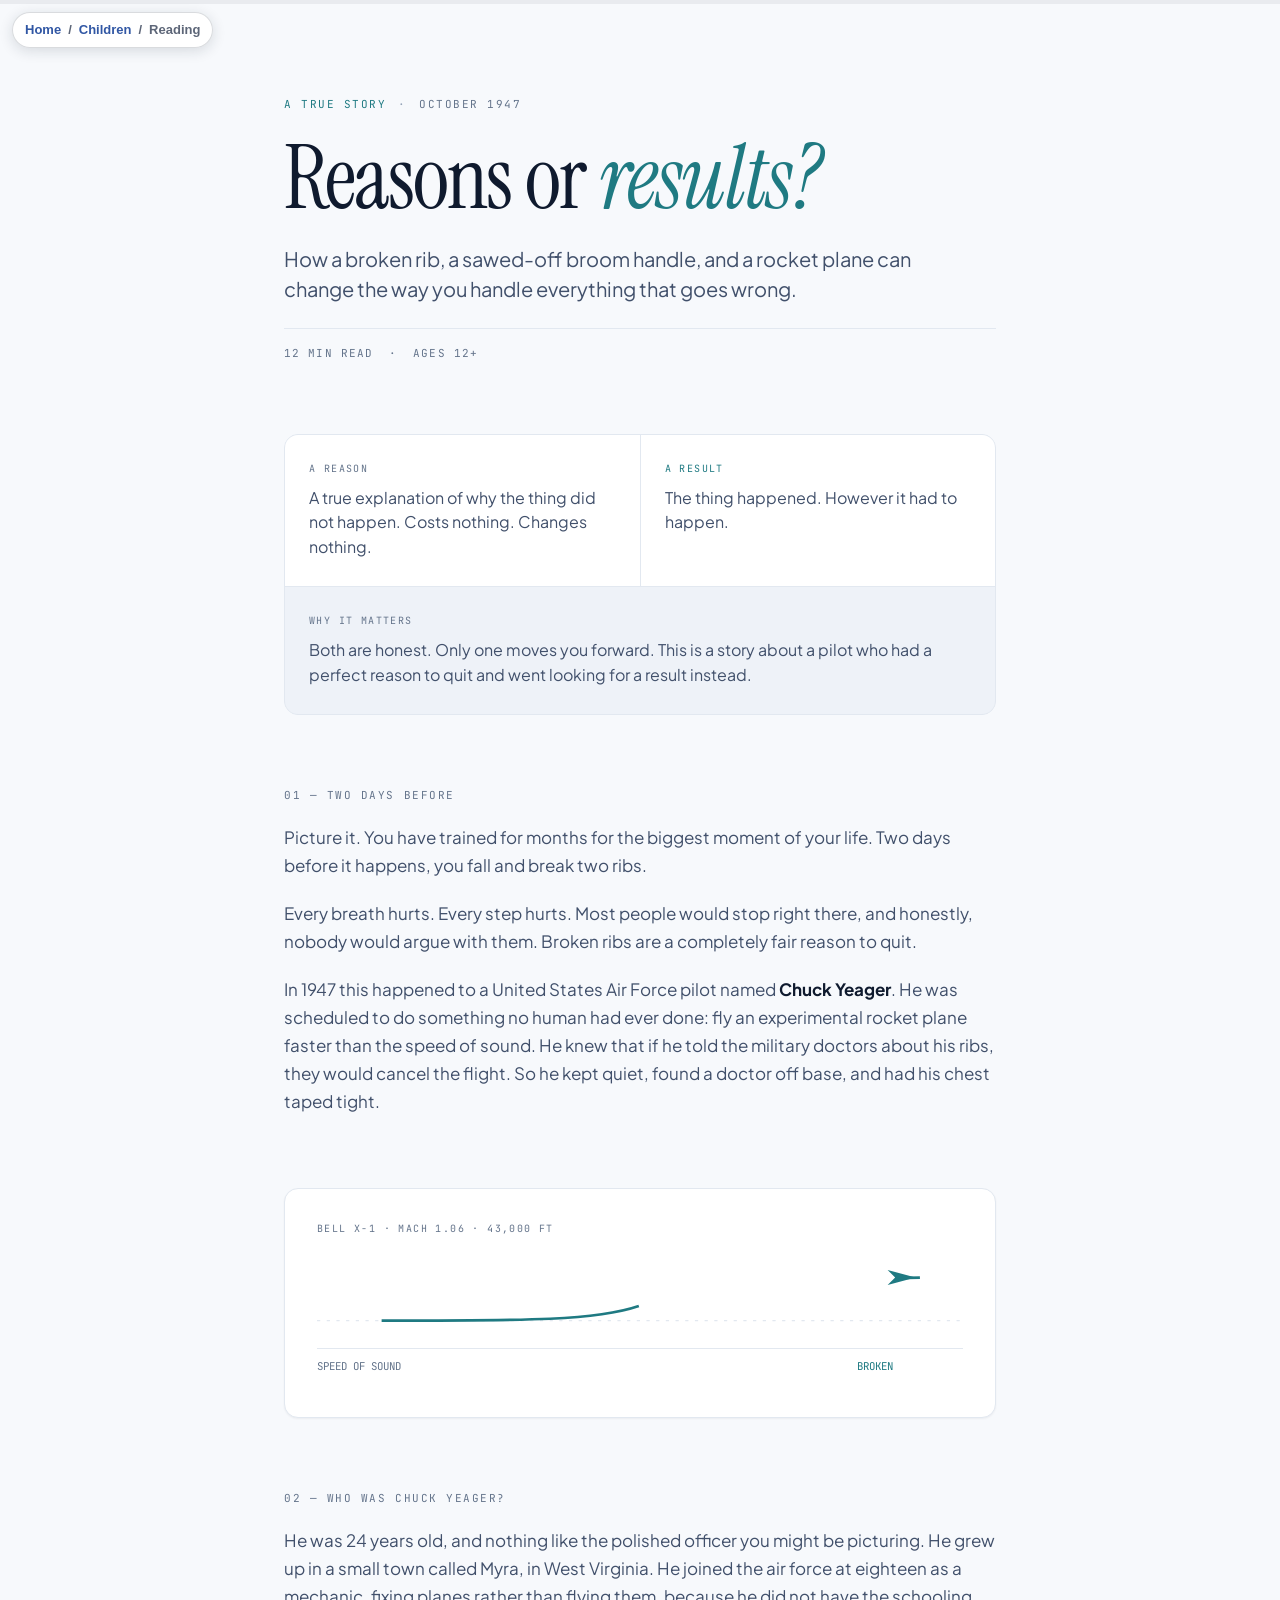
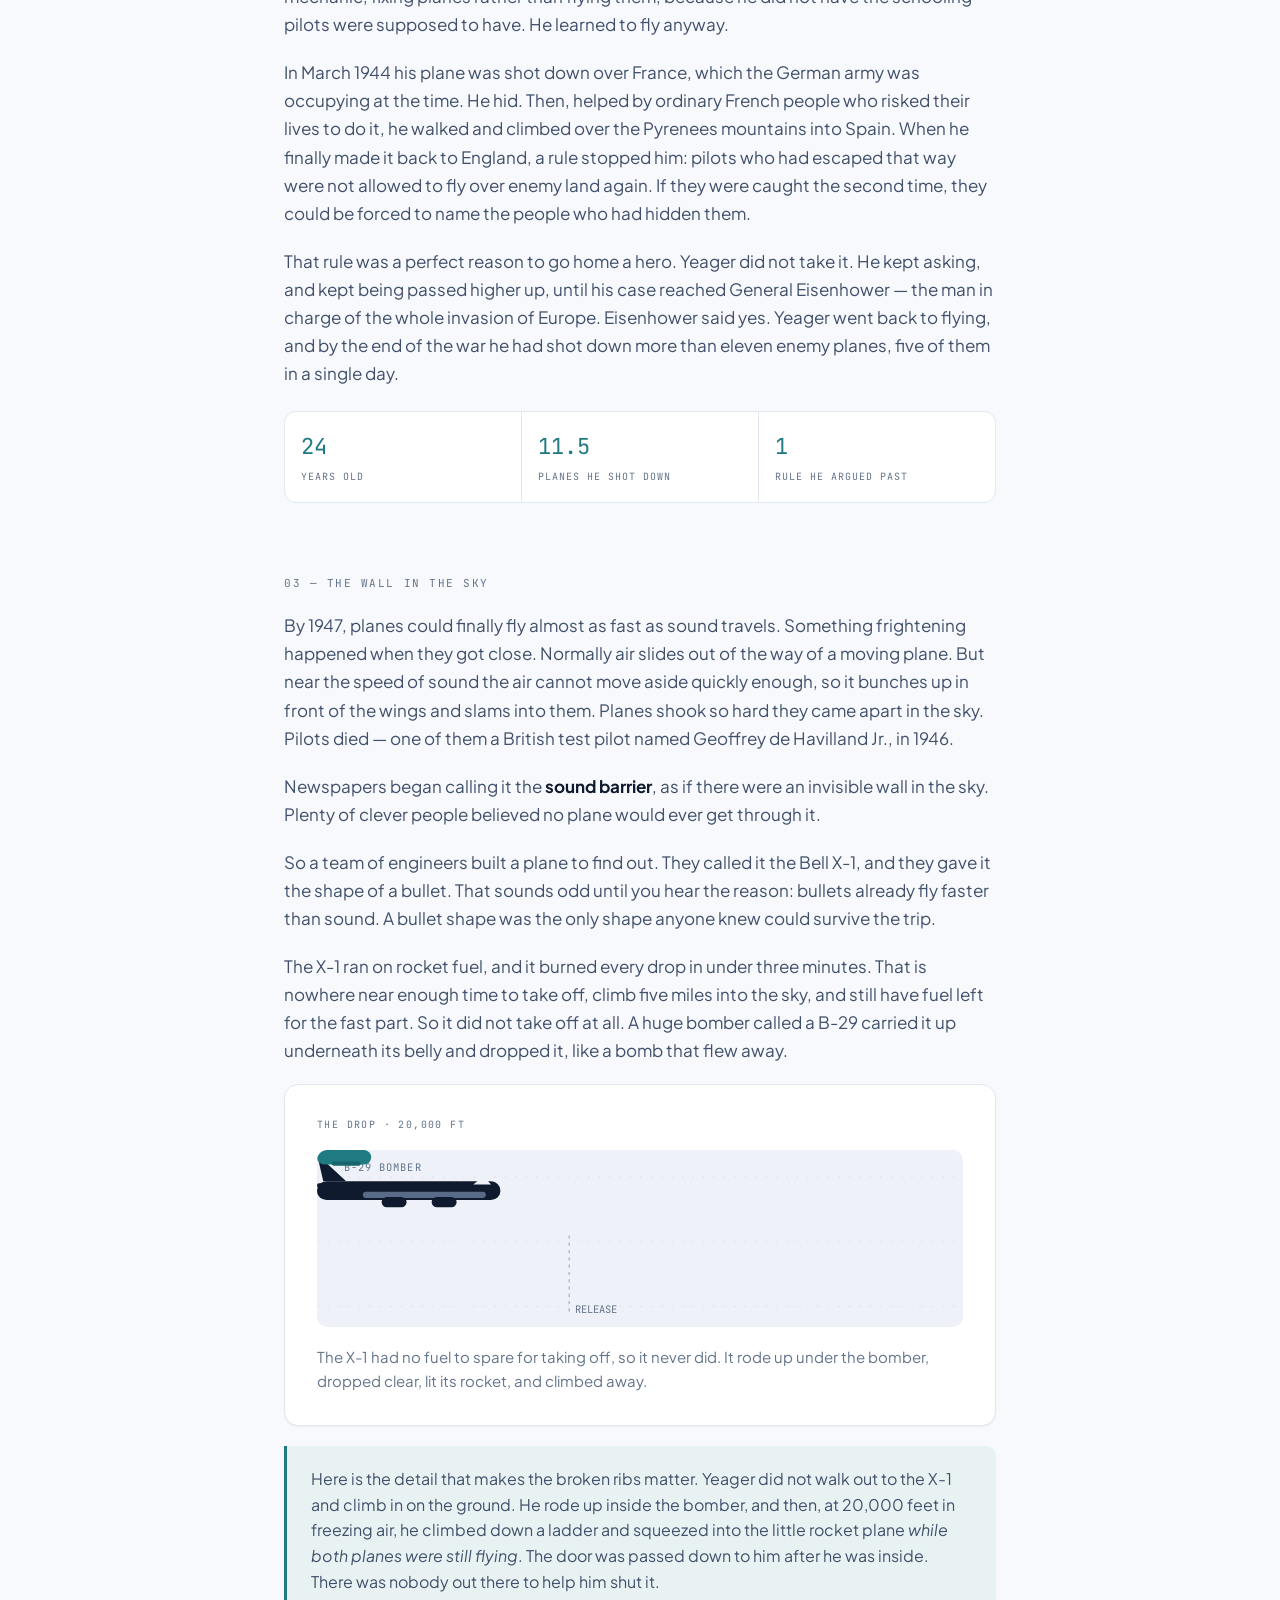
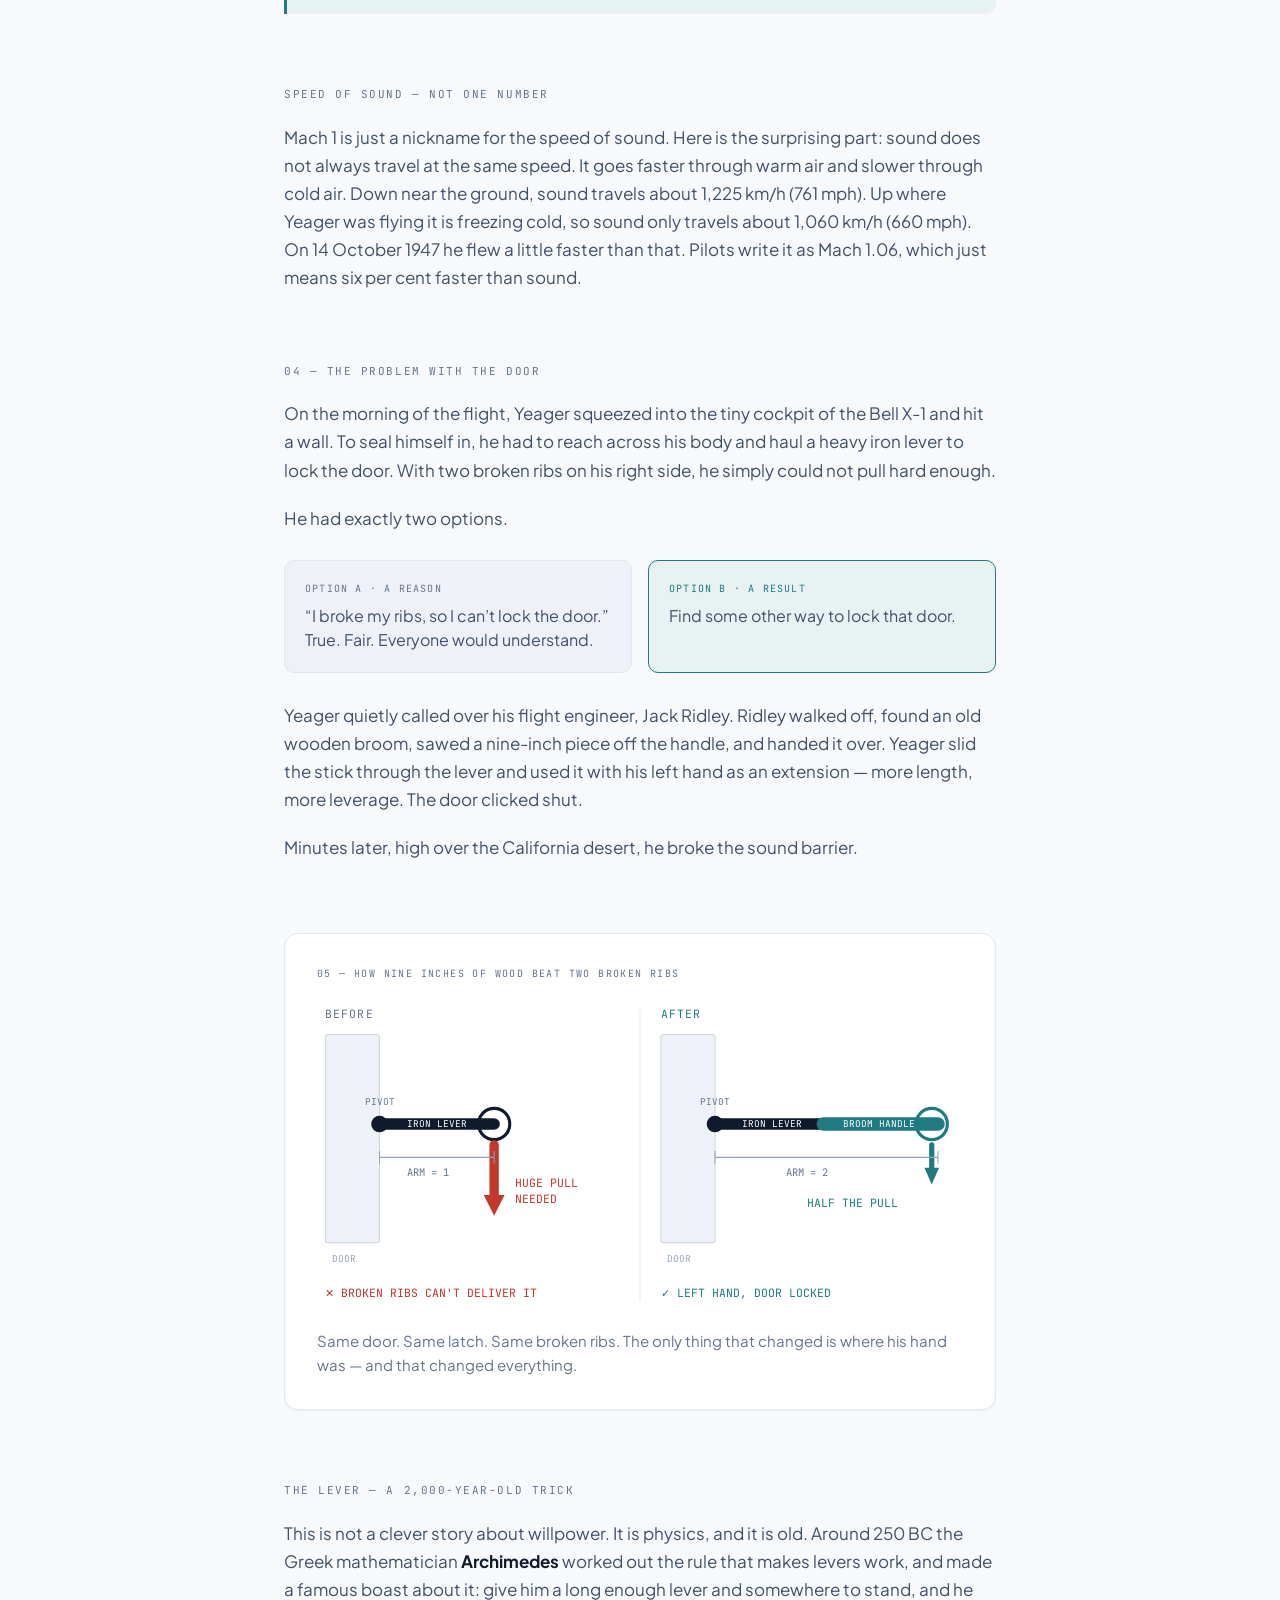
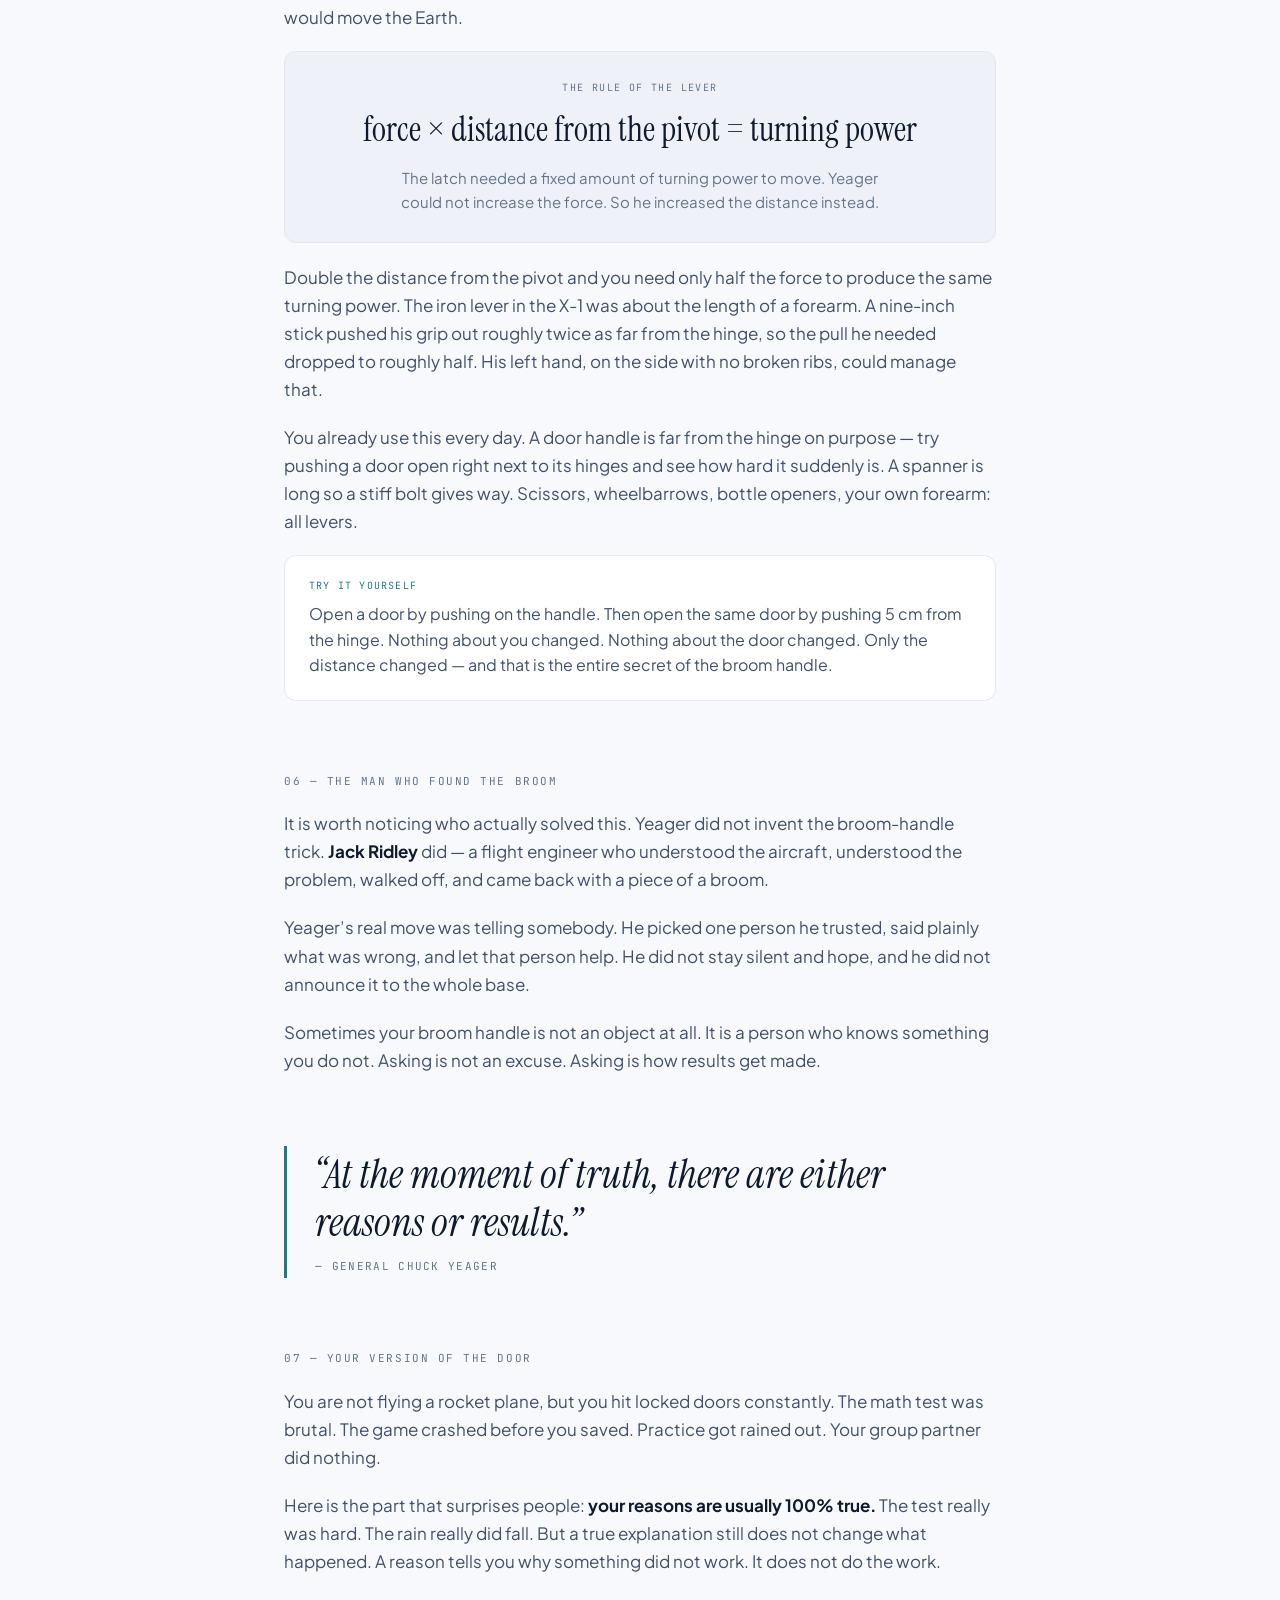
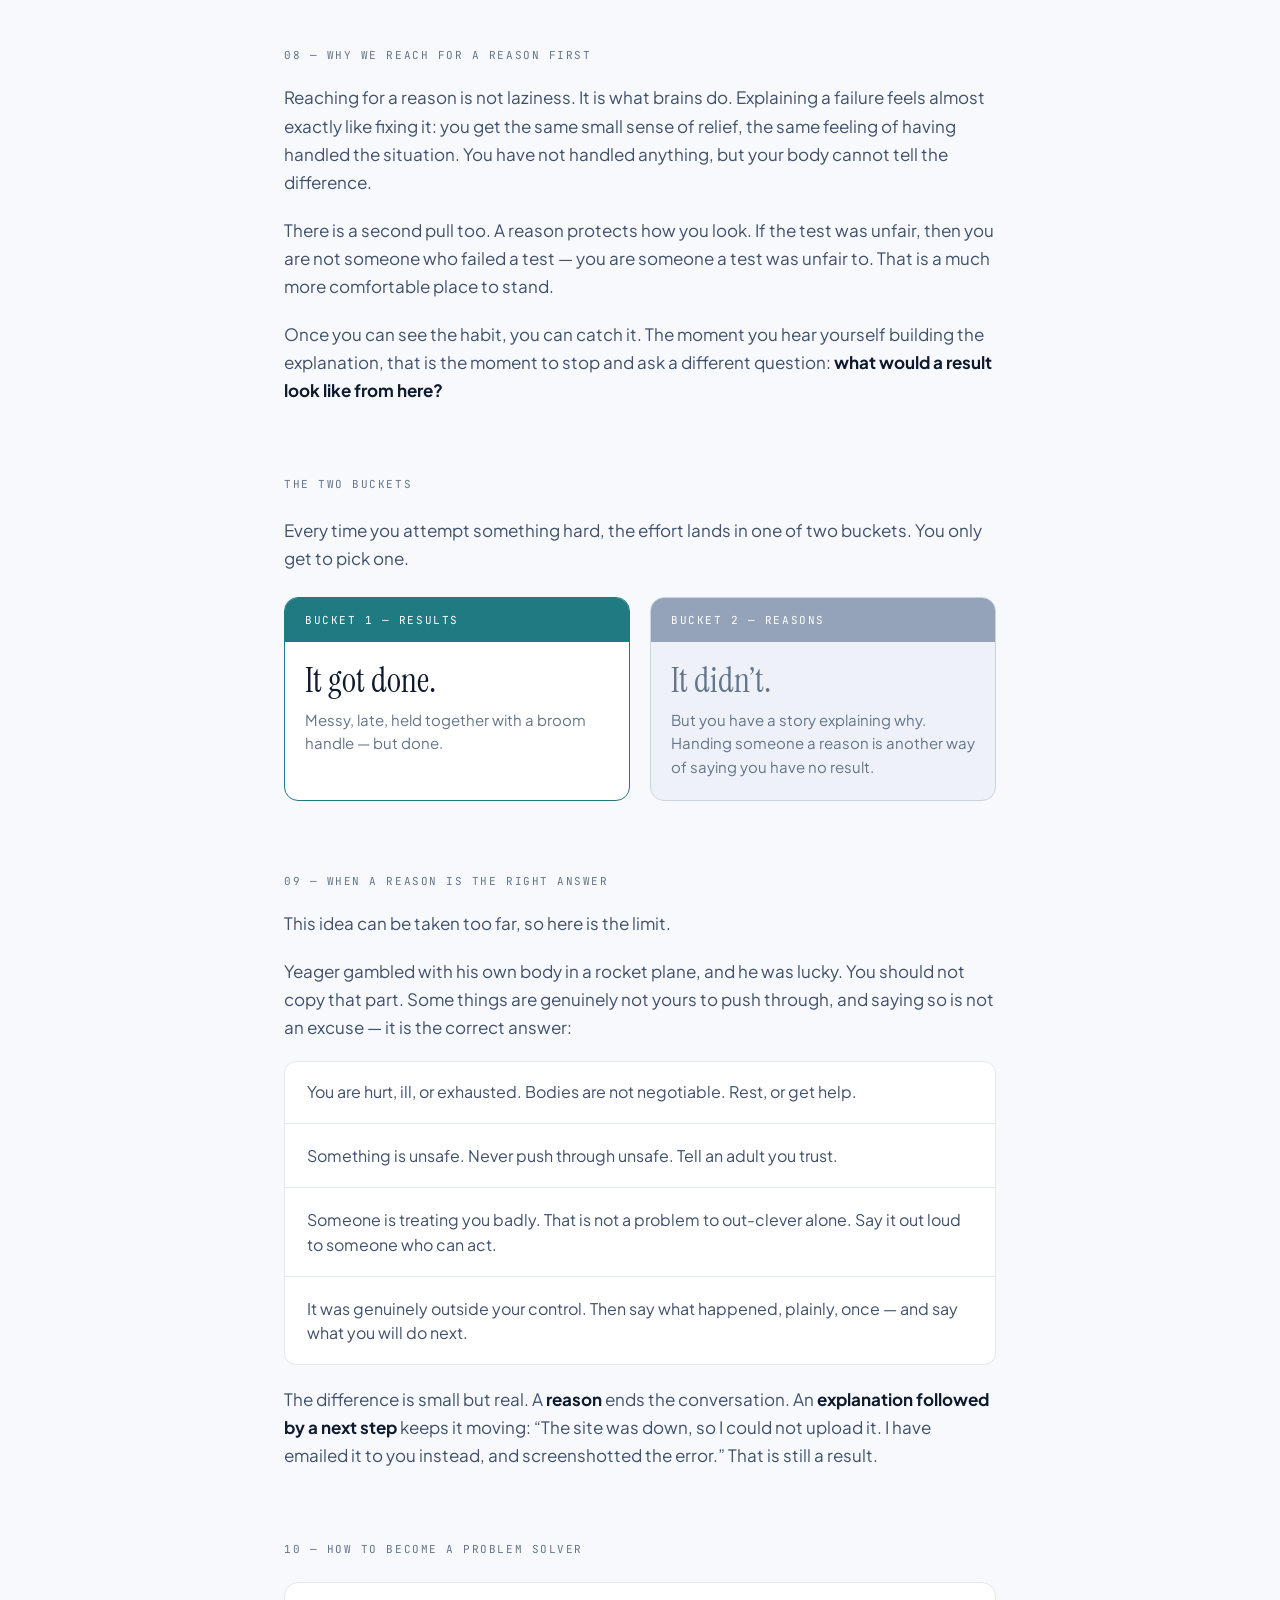
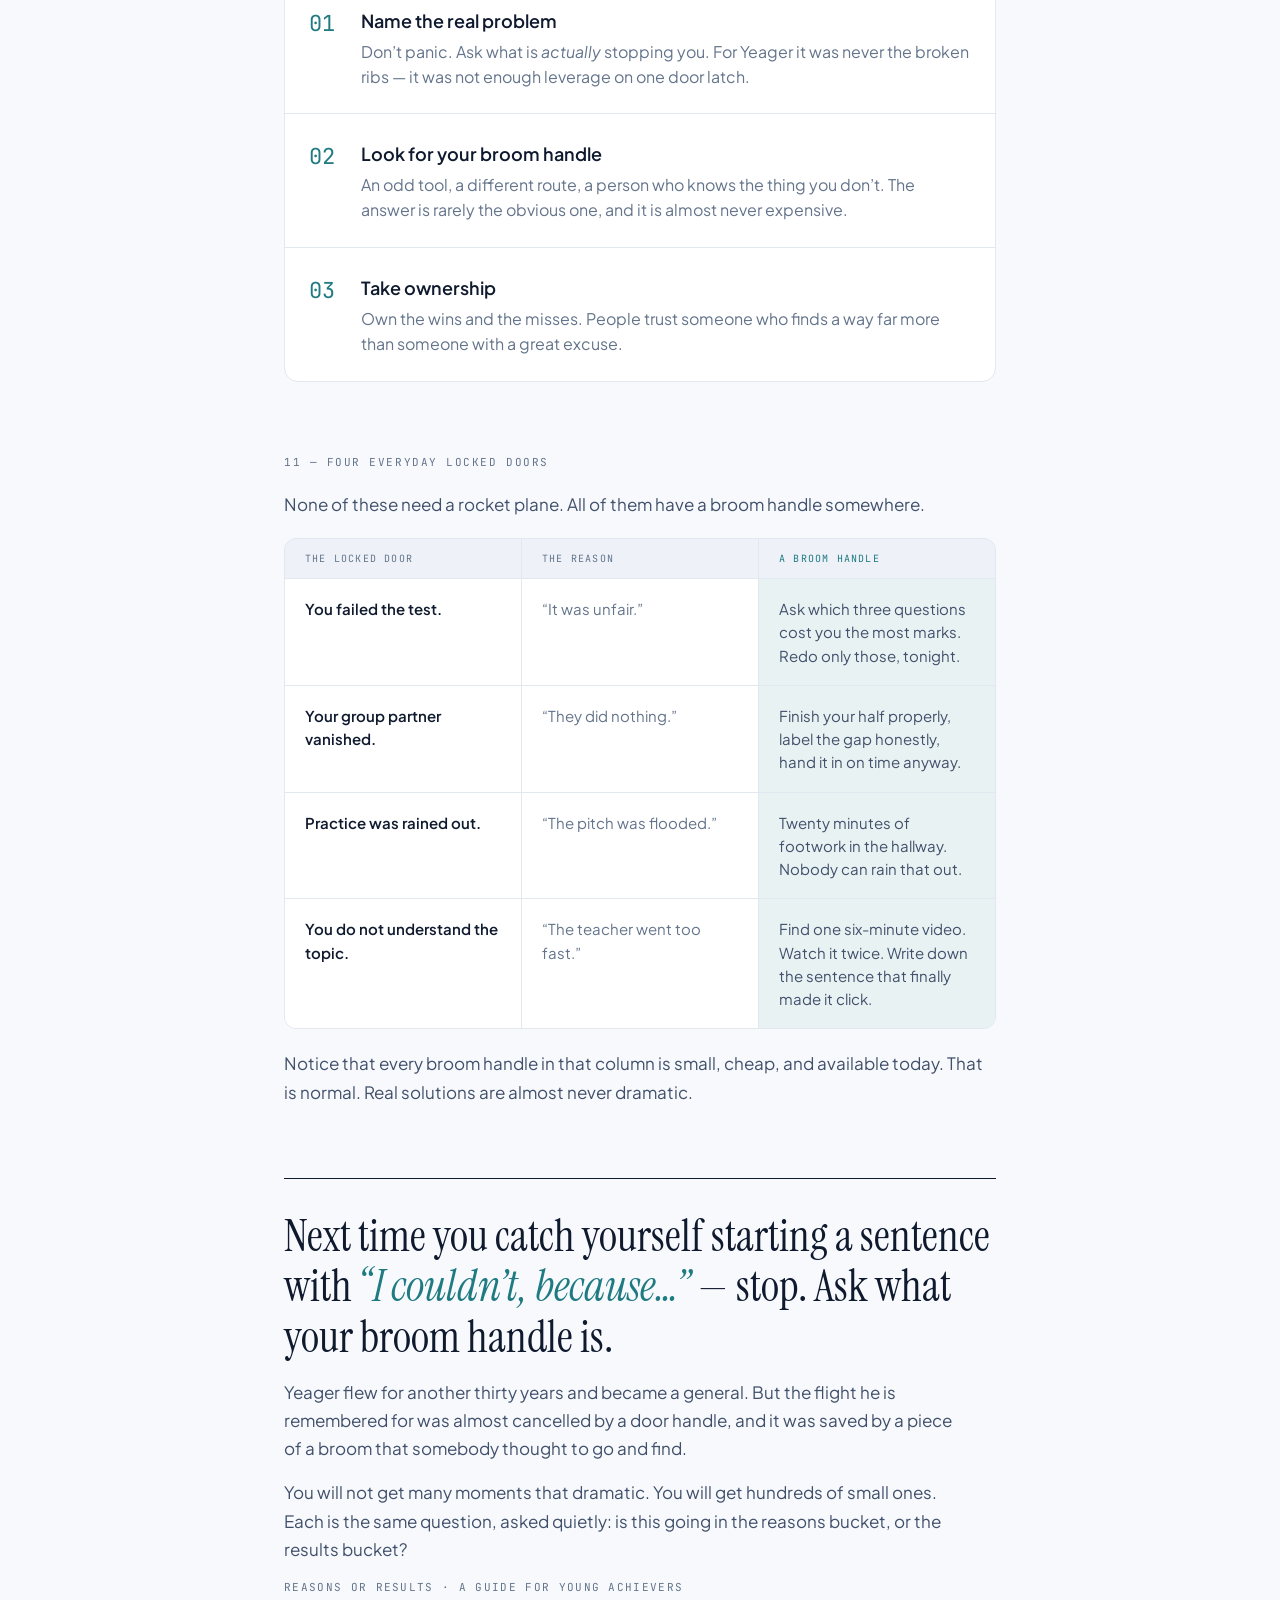
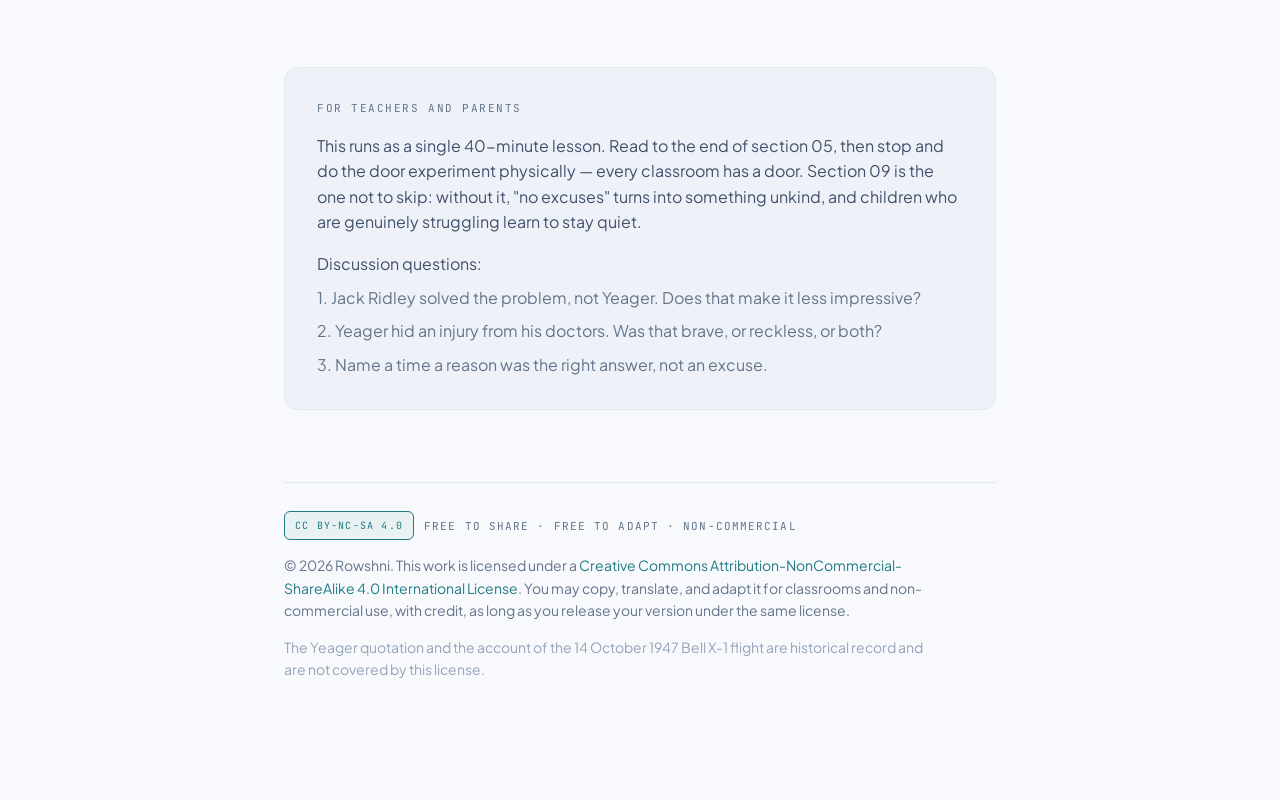
<file: reading.html>
<!doctype html><html lang="en"><head><meta charset="utf-8"><meta name="viewport" content="width=device-width, initial-scale=1"><meta http-equiv="refresh" content="0; url=children/reading.html"><title>Reading moved</title><script>location.replace("children/reading.html" + location.search + location.hash)</script></head><body><p>Moved to <a href="children/reading.html">the children's reading</a>.</p></body></html>
</file>
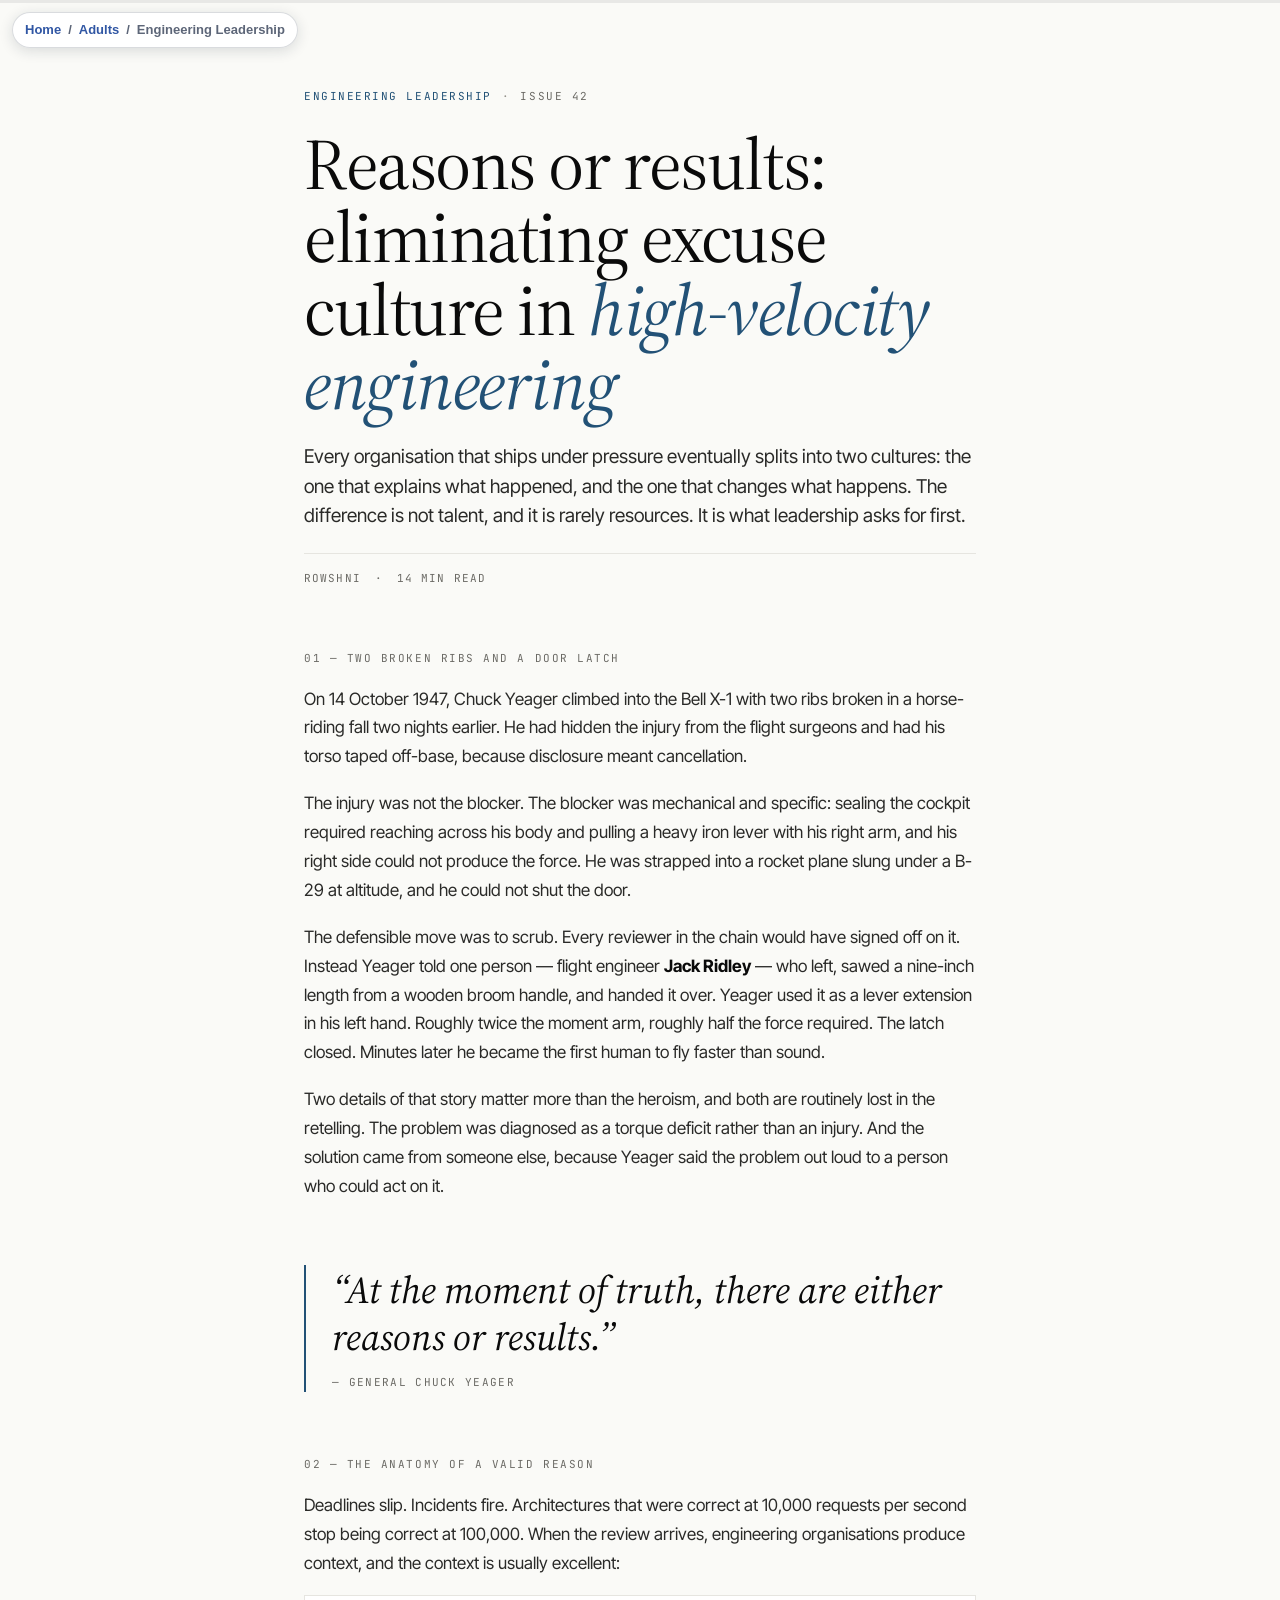
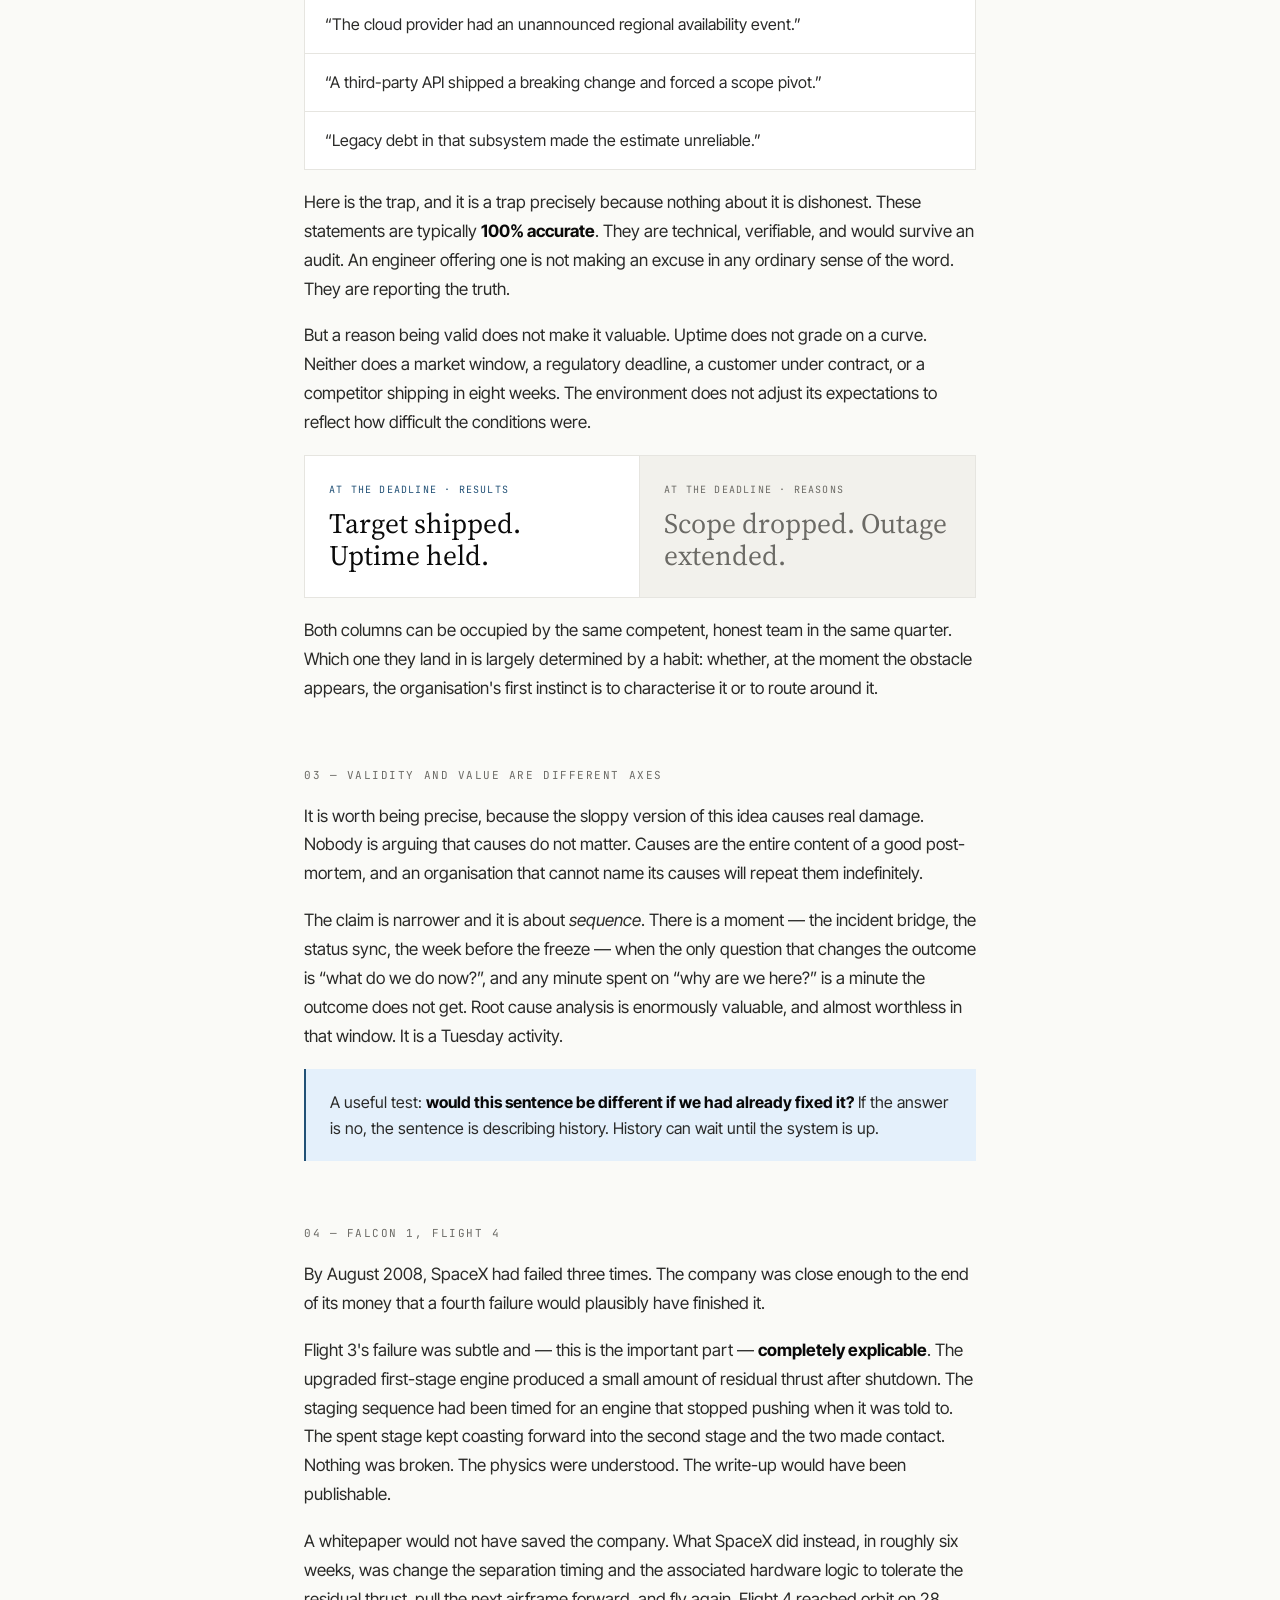
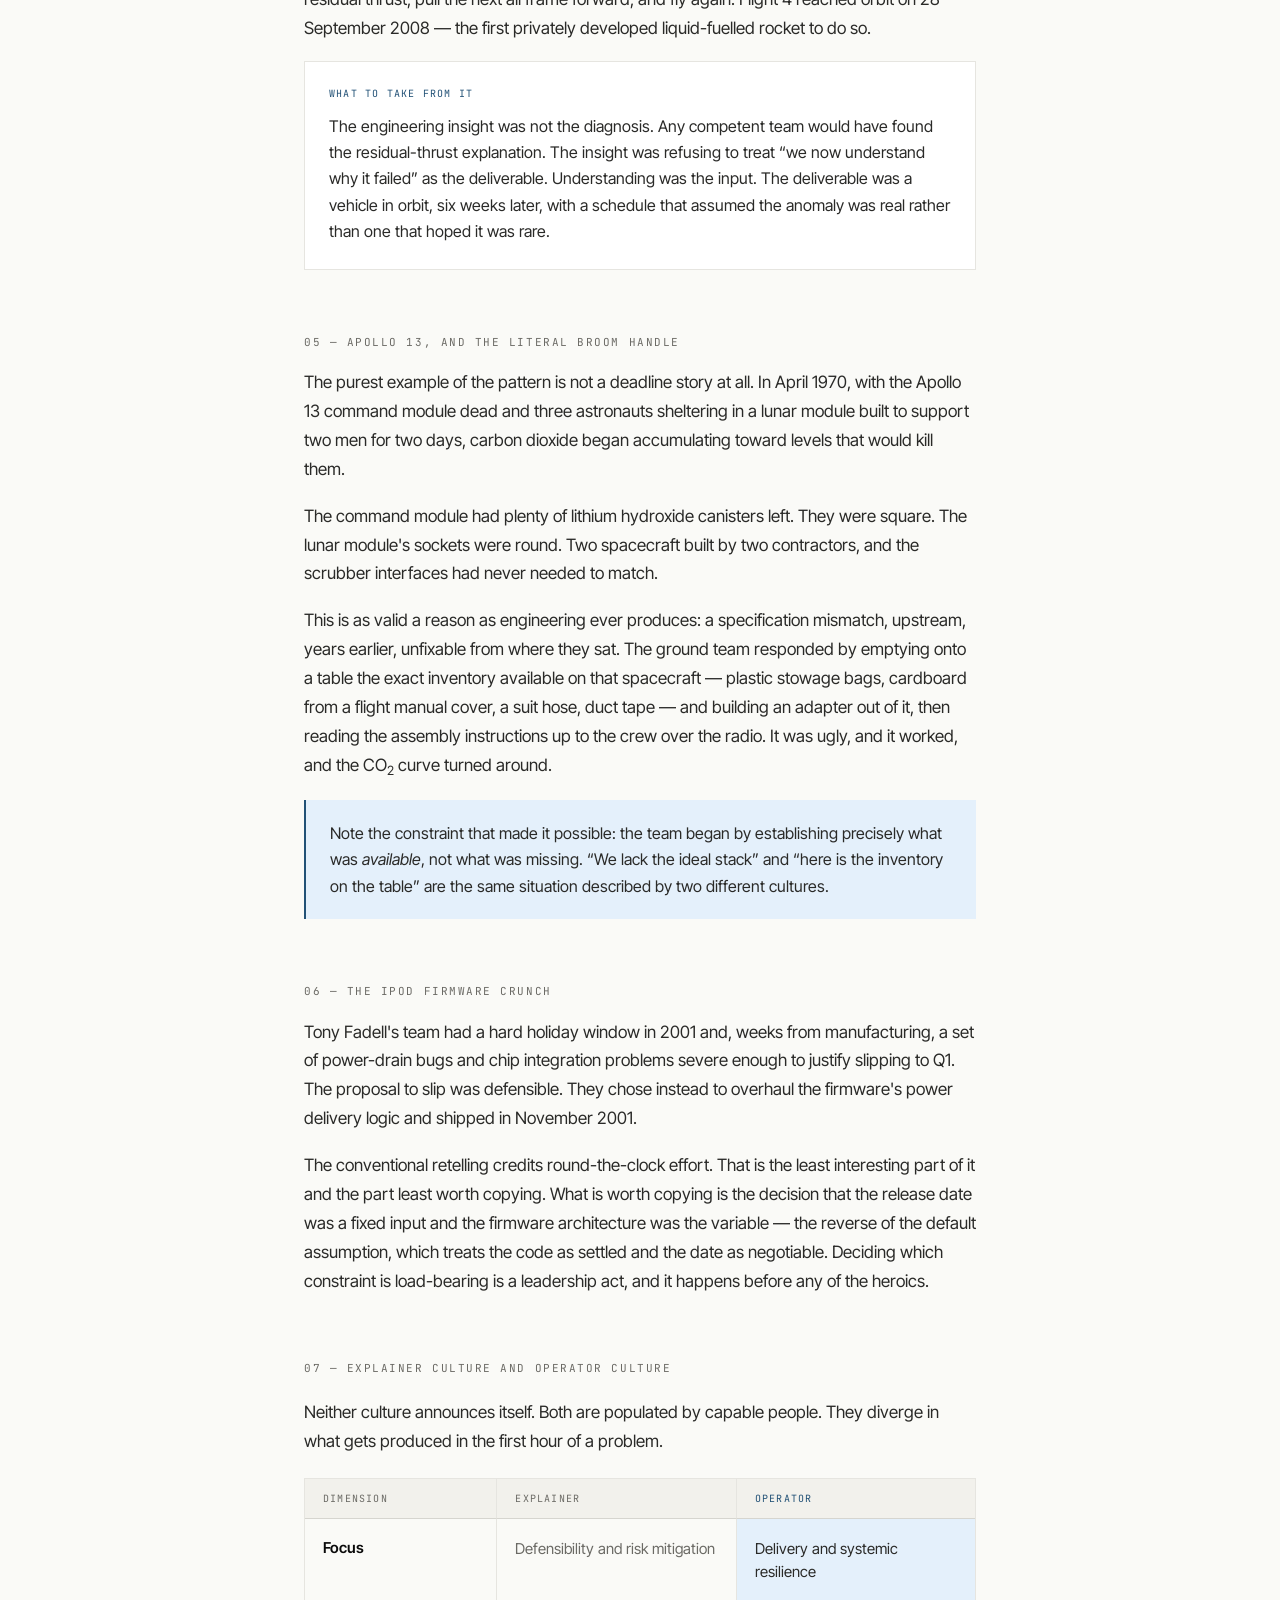
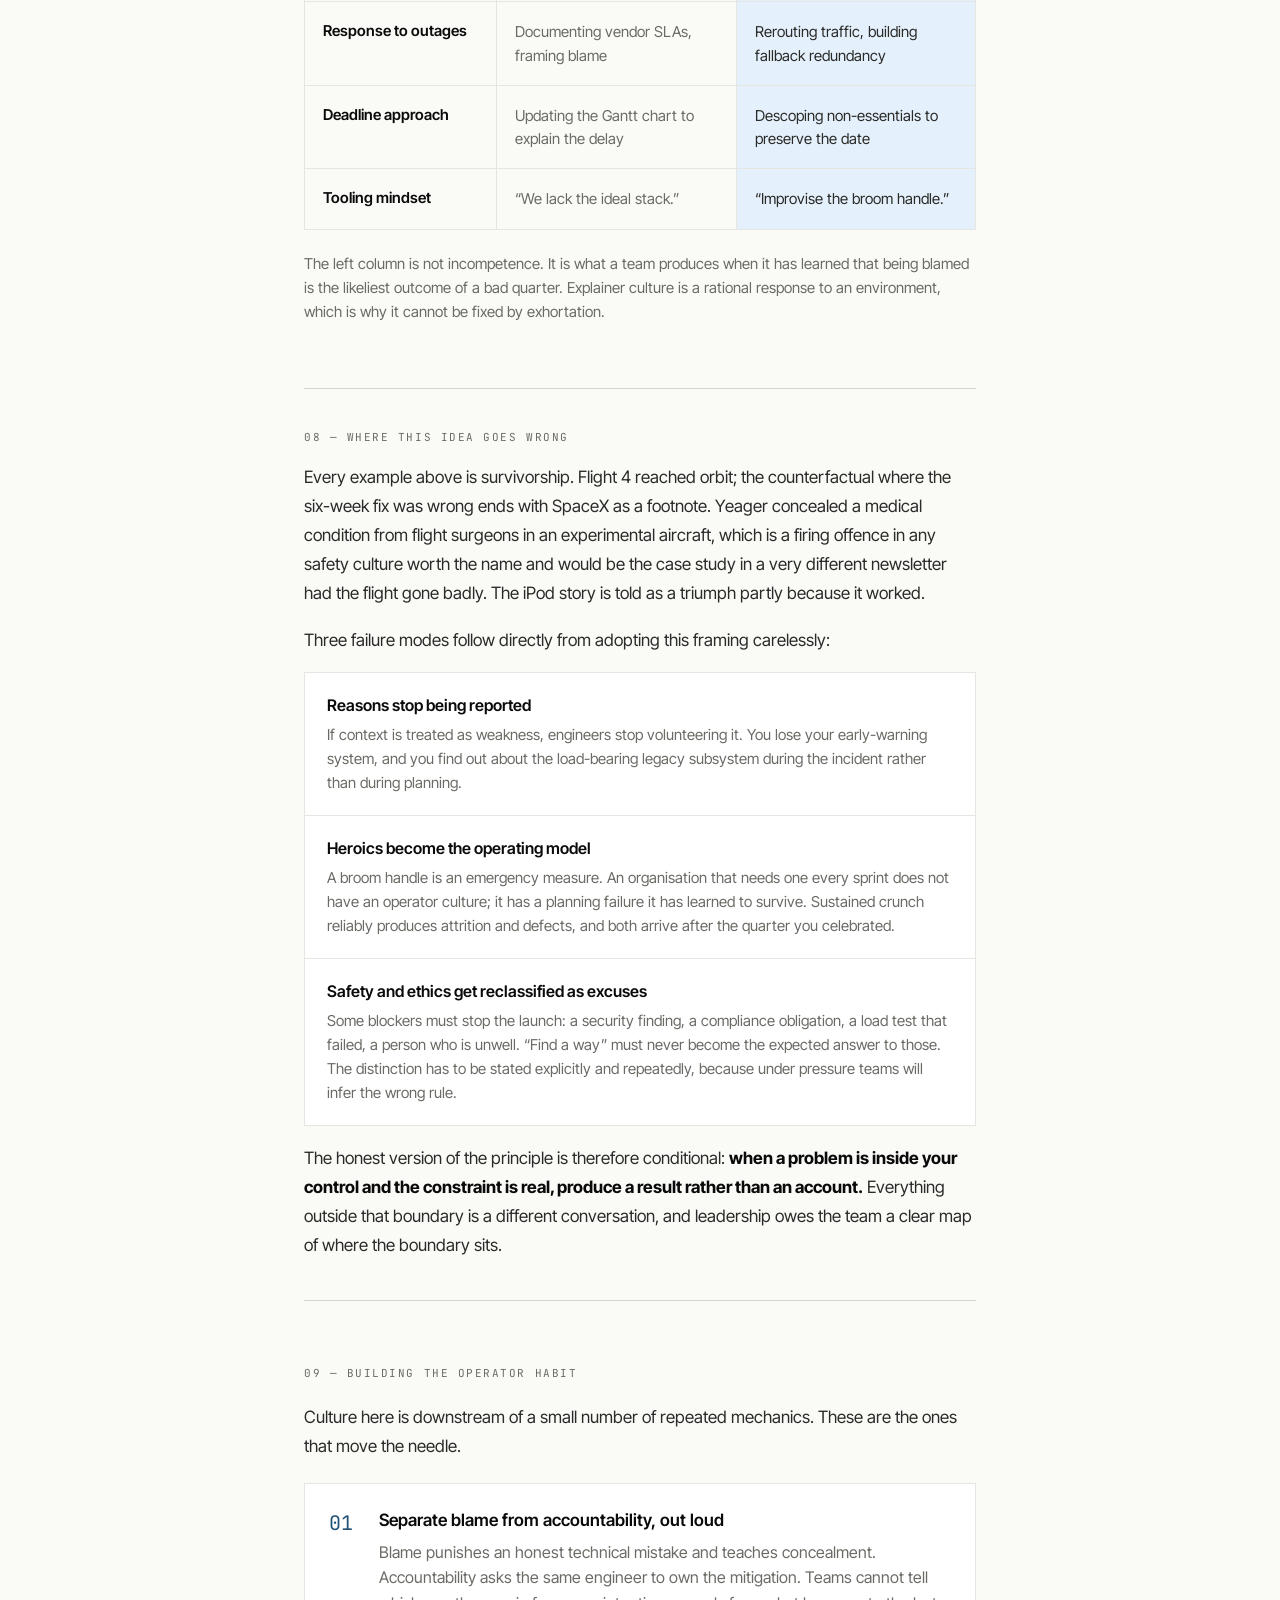
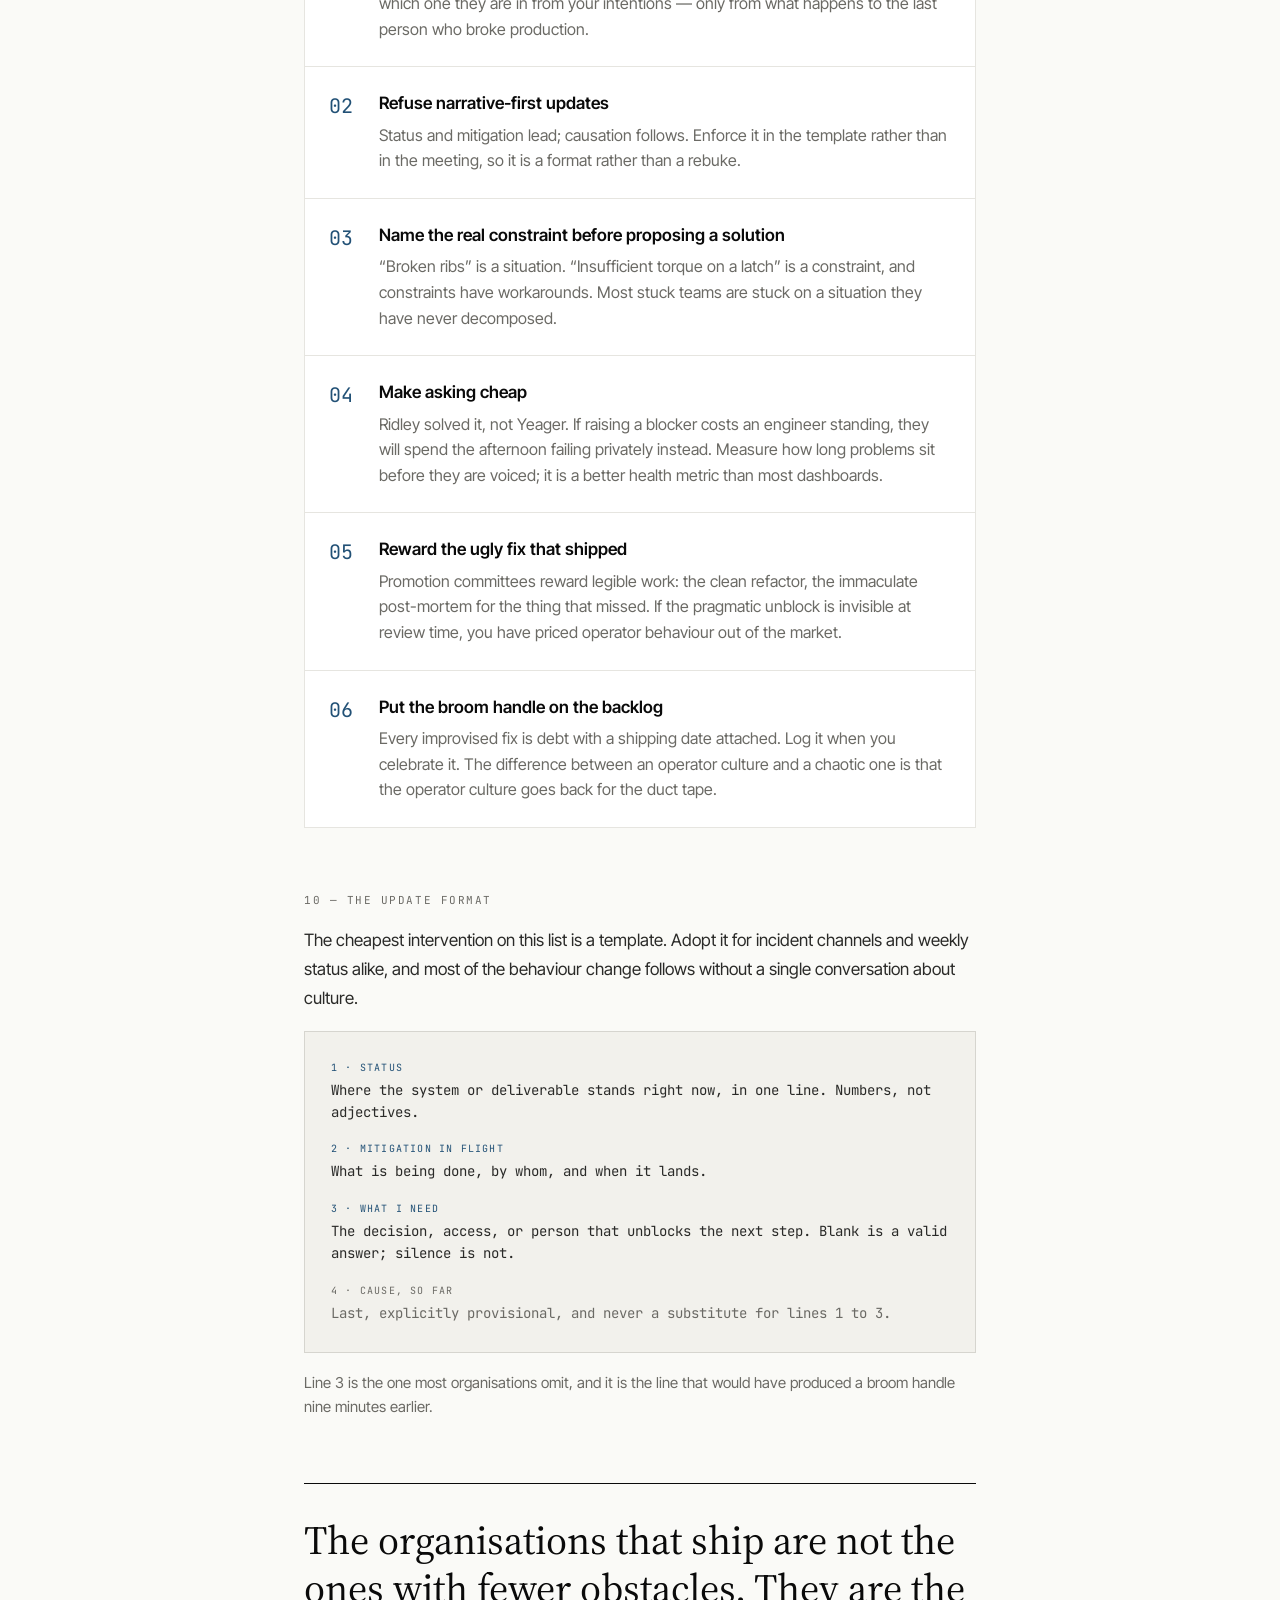
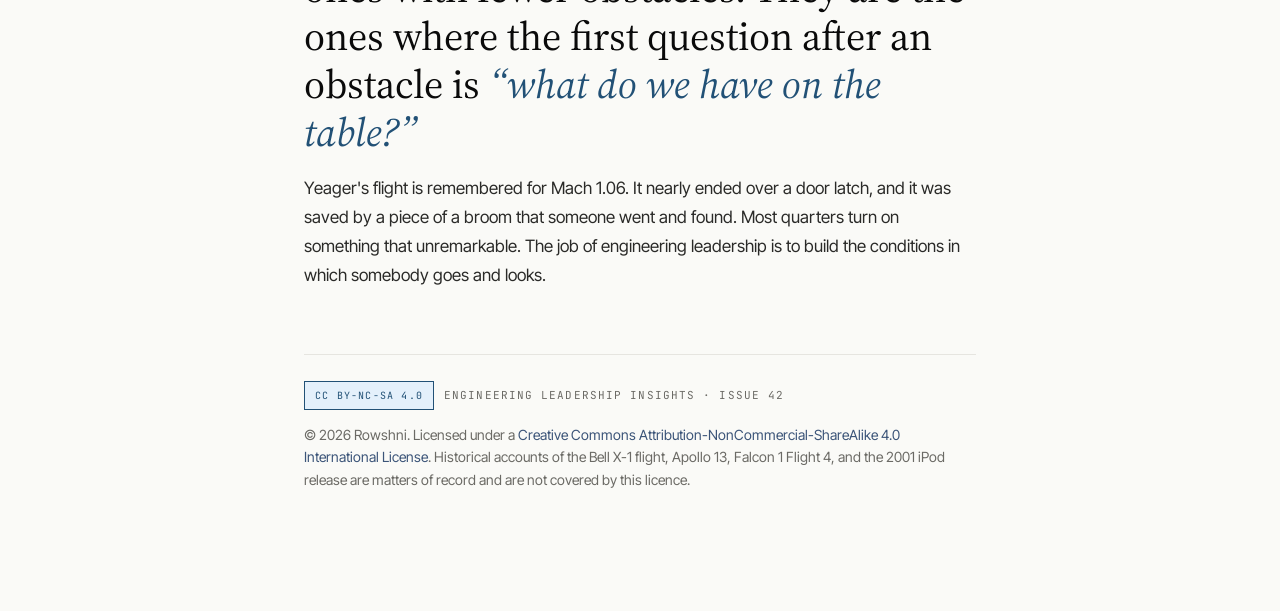
<file: essay/engineering.html>
<!doctype html><html lang="en"><head><meta charset="utf-8"><meta name="viewport" content="width=device-width, initial-scale=1"><meta http-equiv="refresh" content="0; url=../adults/engineering.html"><title>Page moved</title><script>location.replace("../adults/engineering.html" + location.search + location.hash)</script></head><body><p>Moved to <a href="../adults/engineering.html">the engineering leadership essay</a>.</p></body></html>
</file>
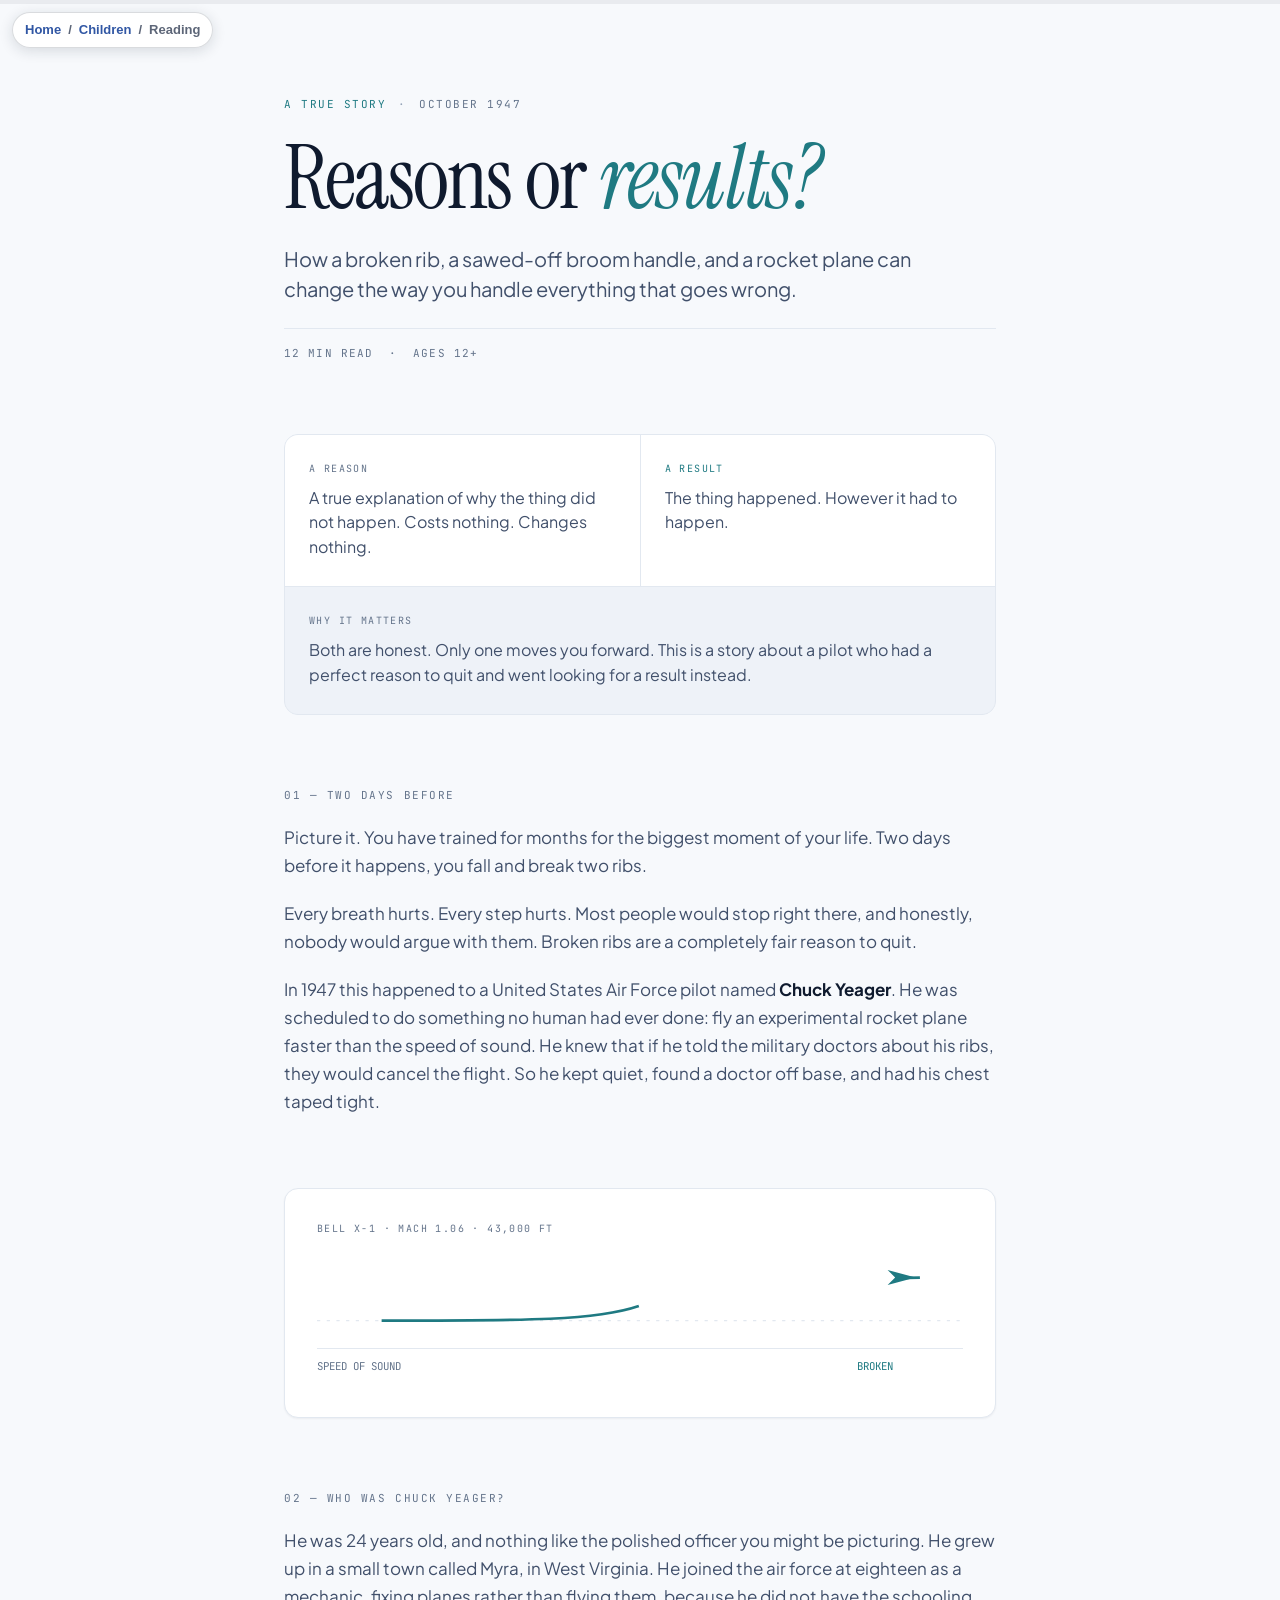
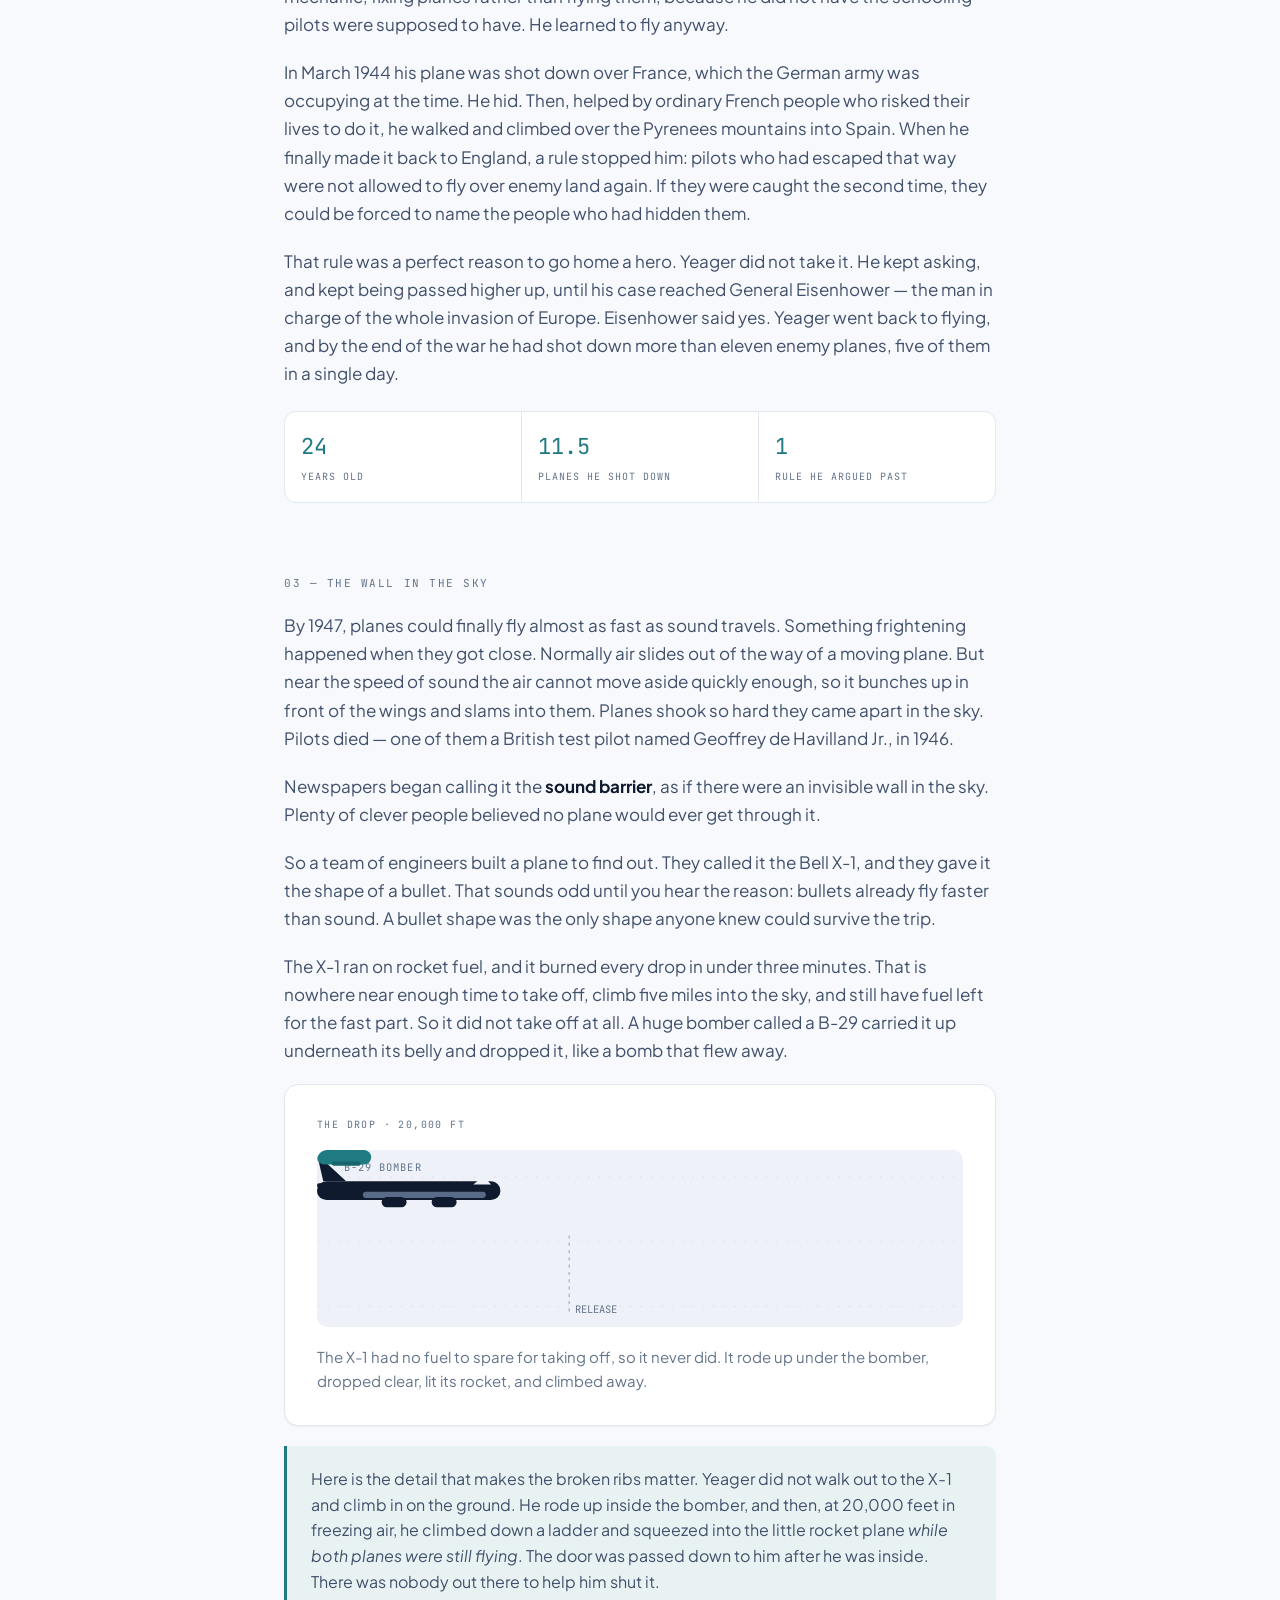
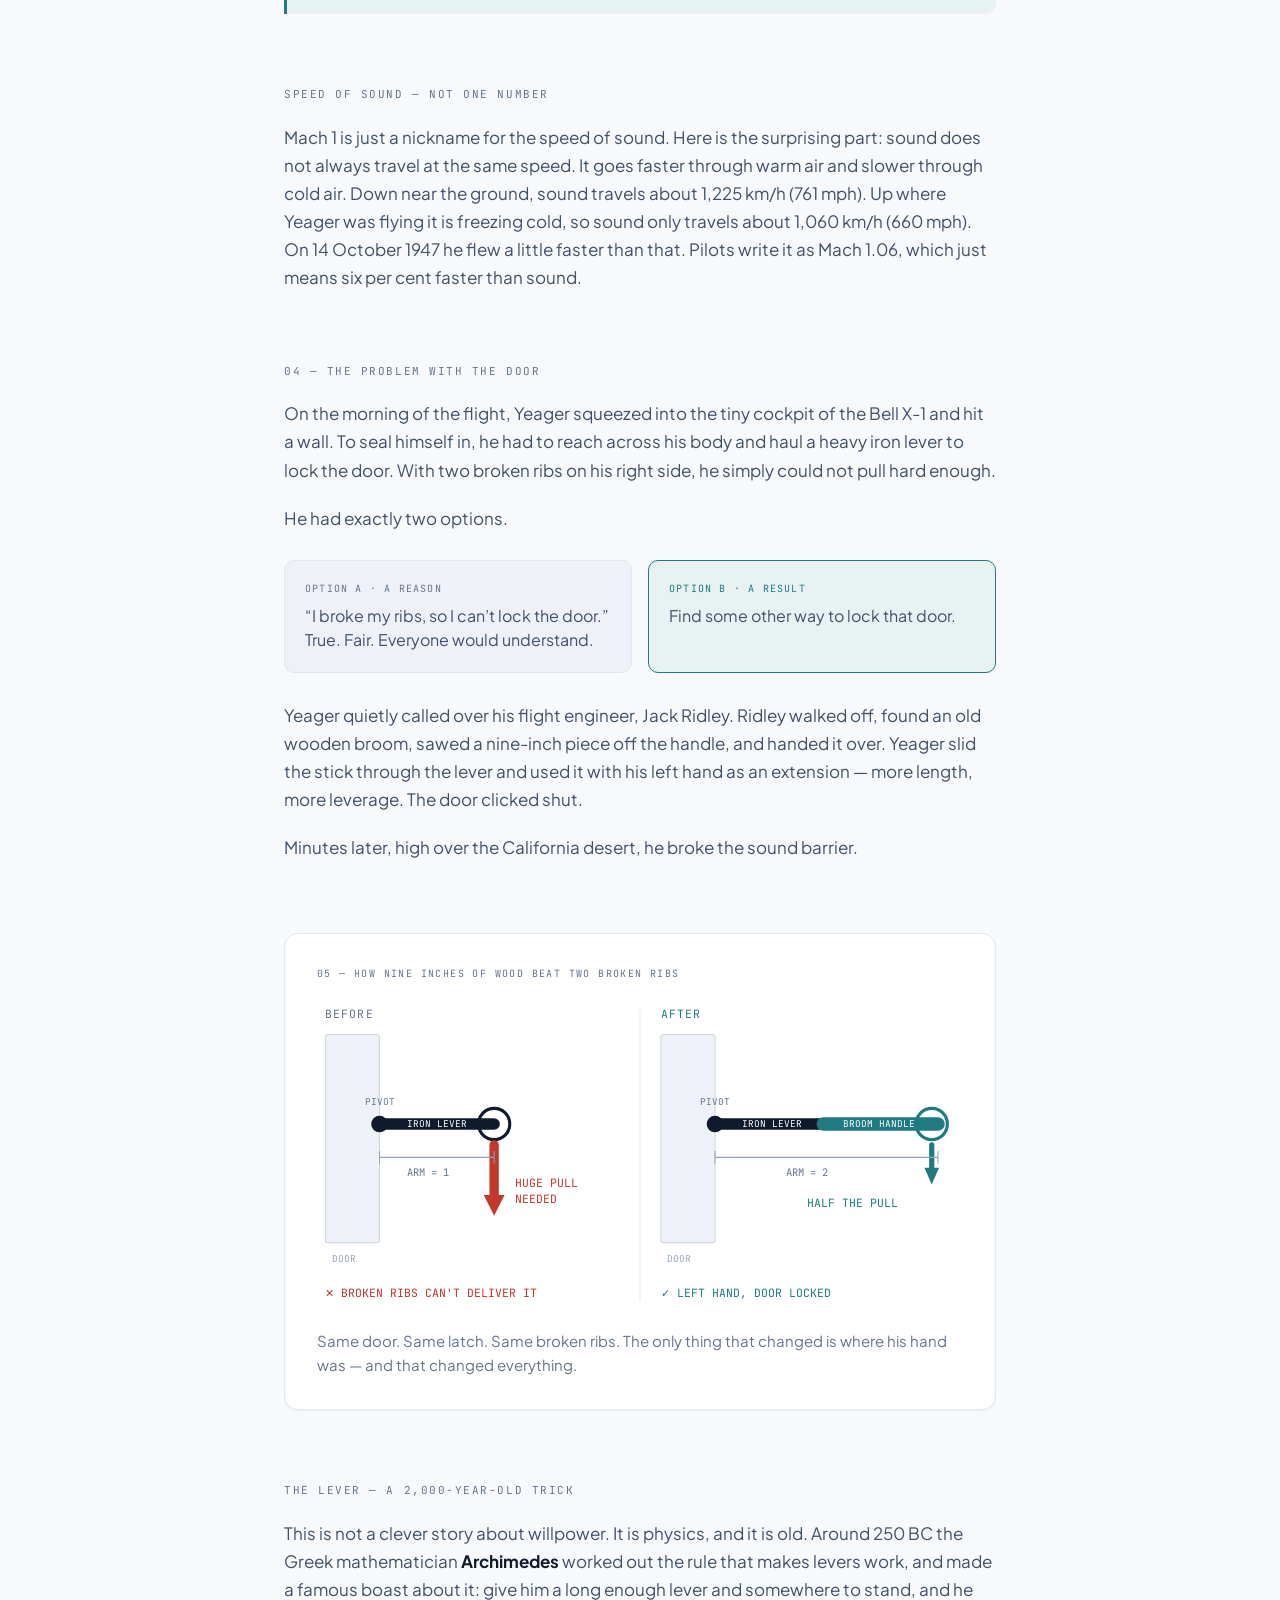
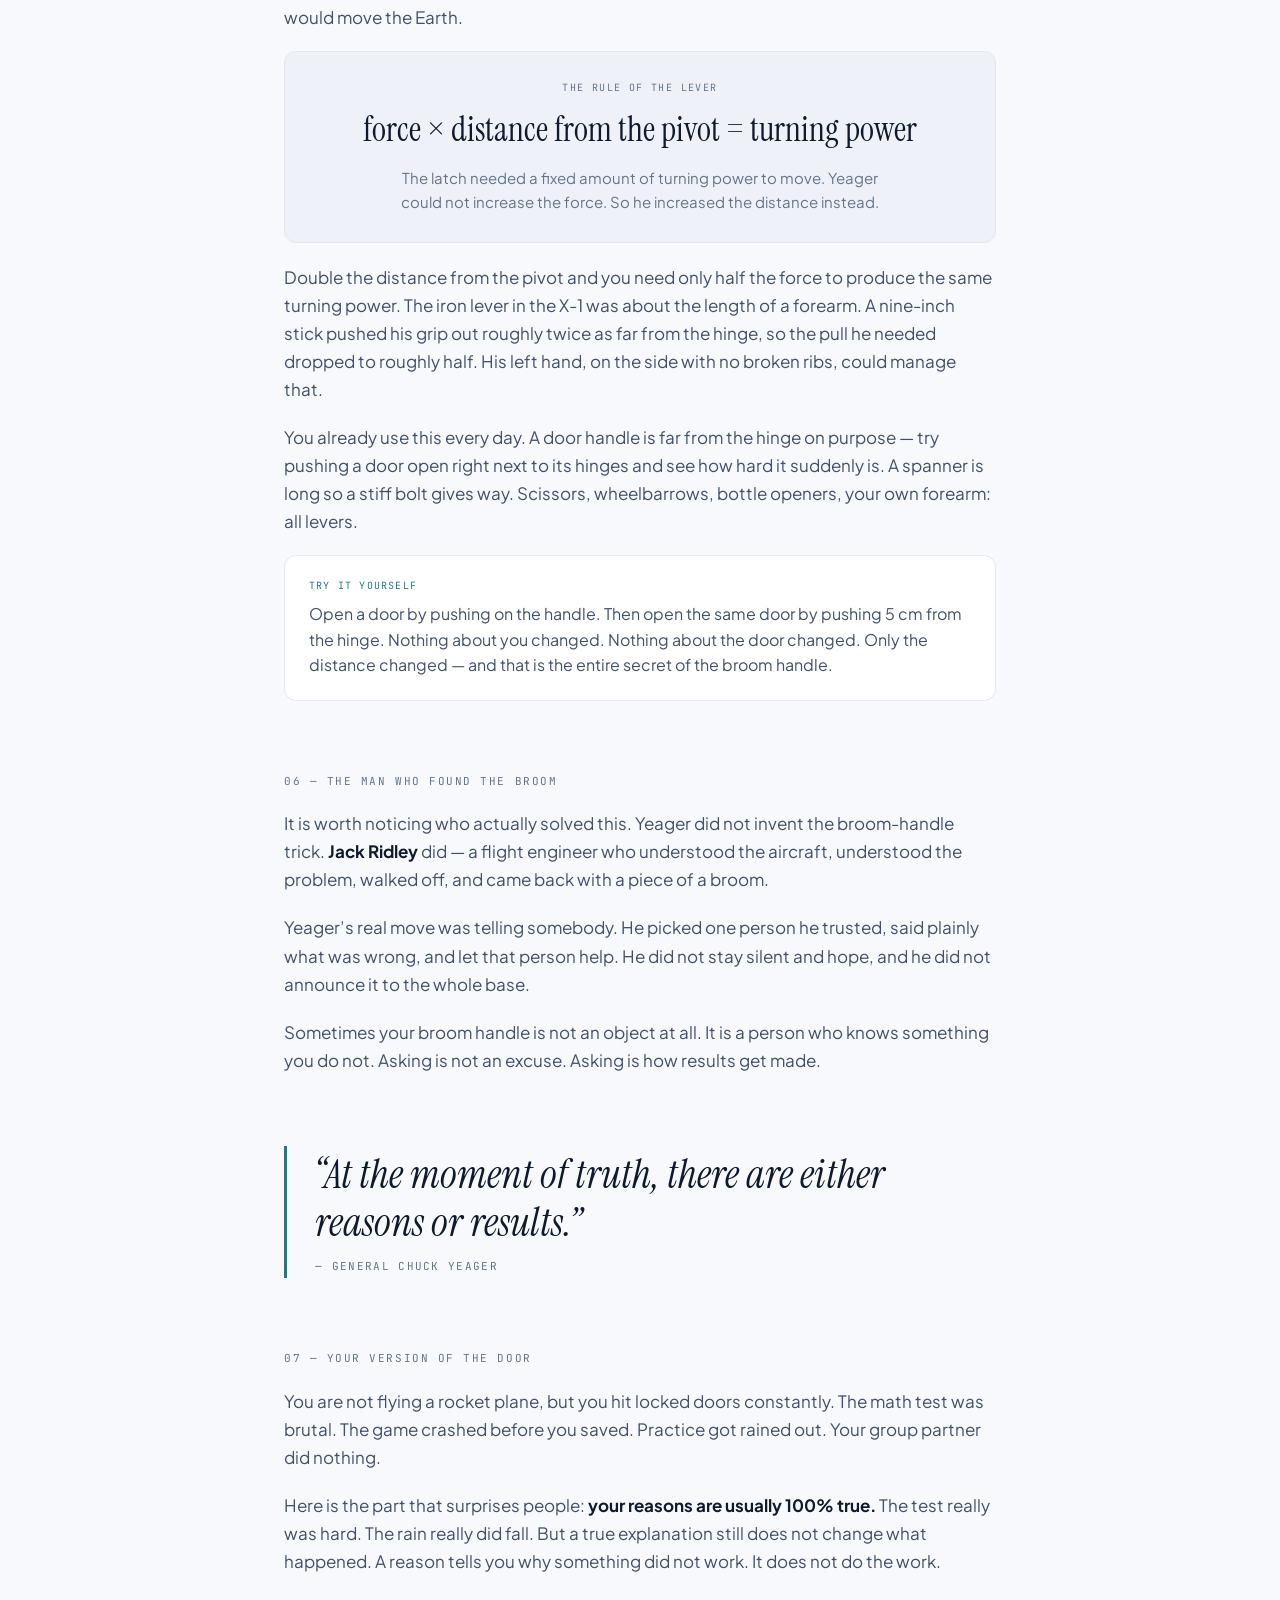
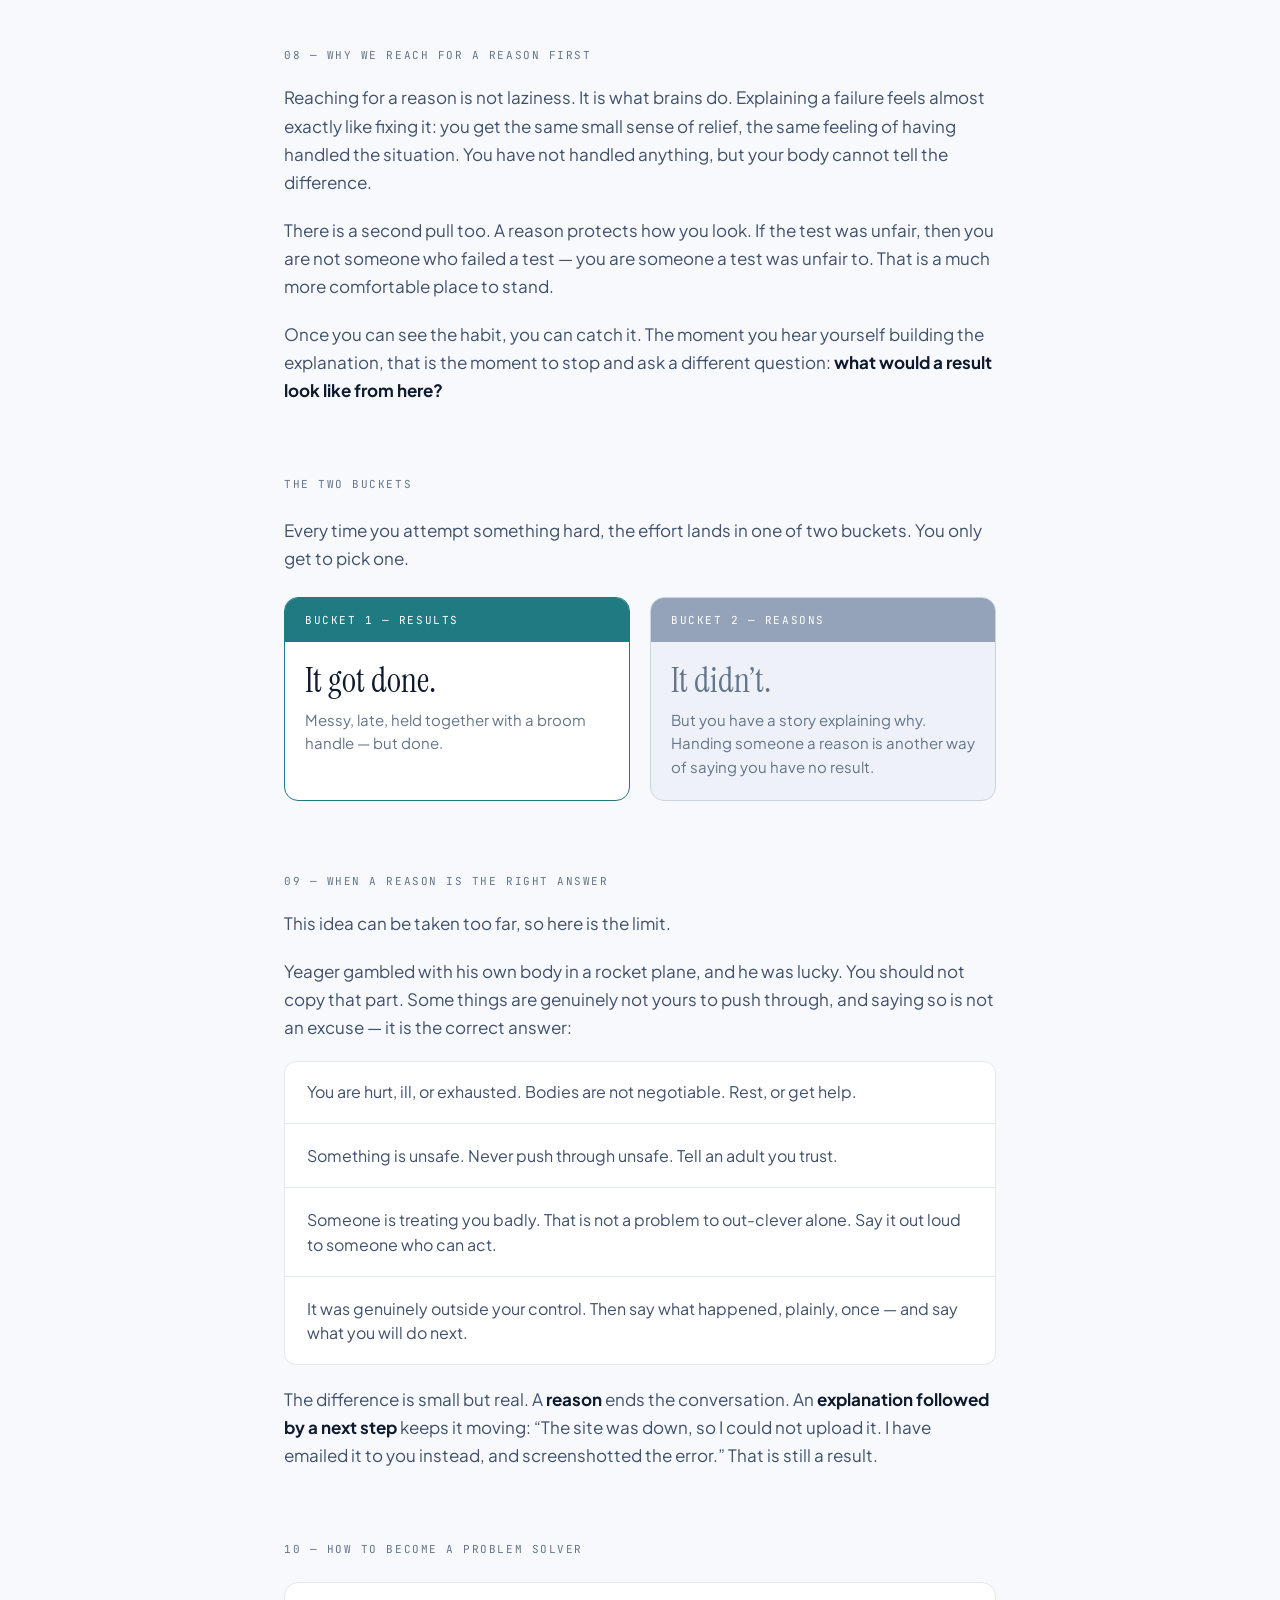
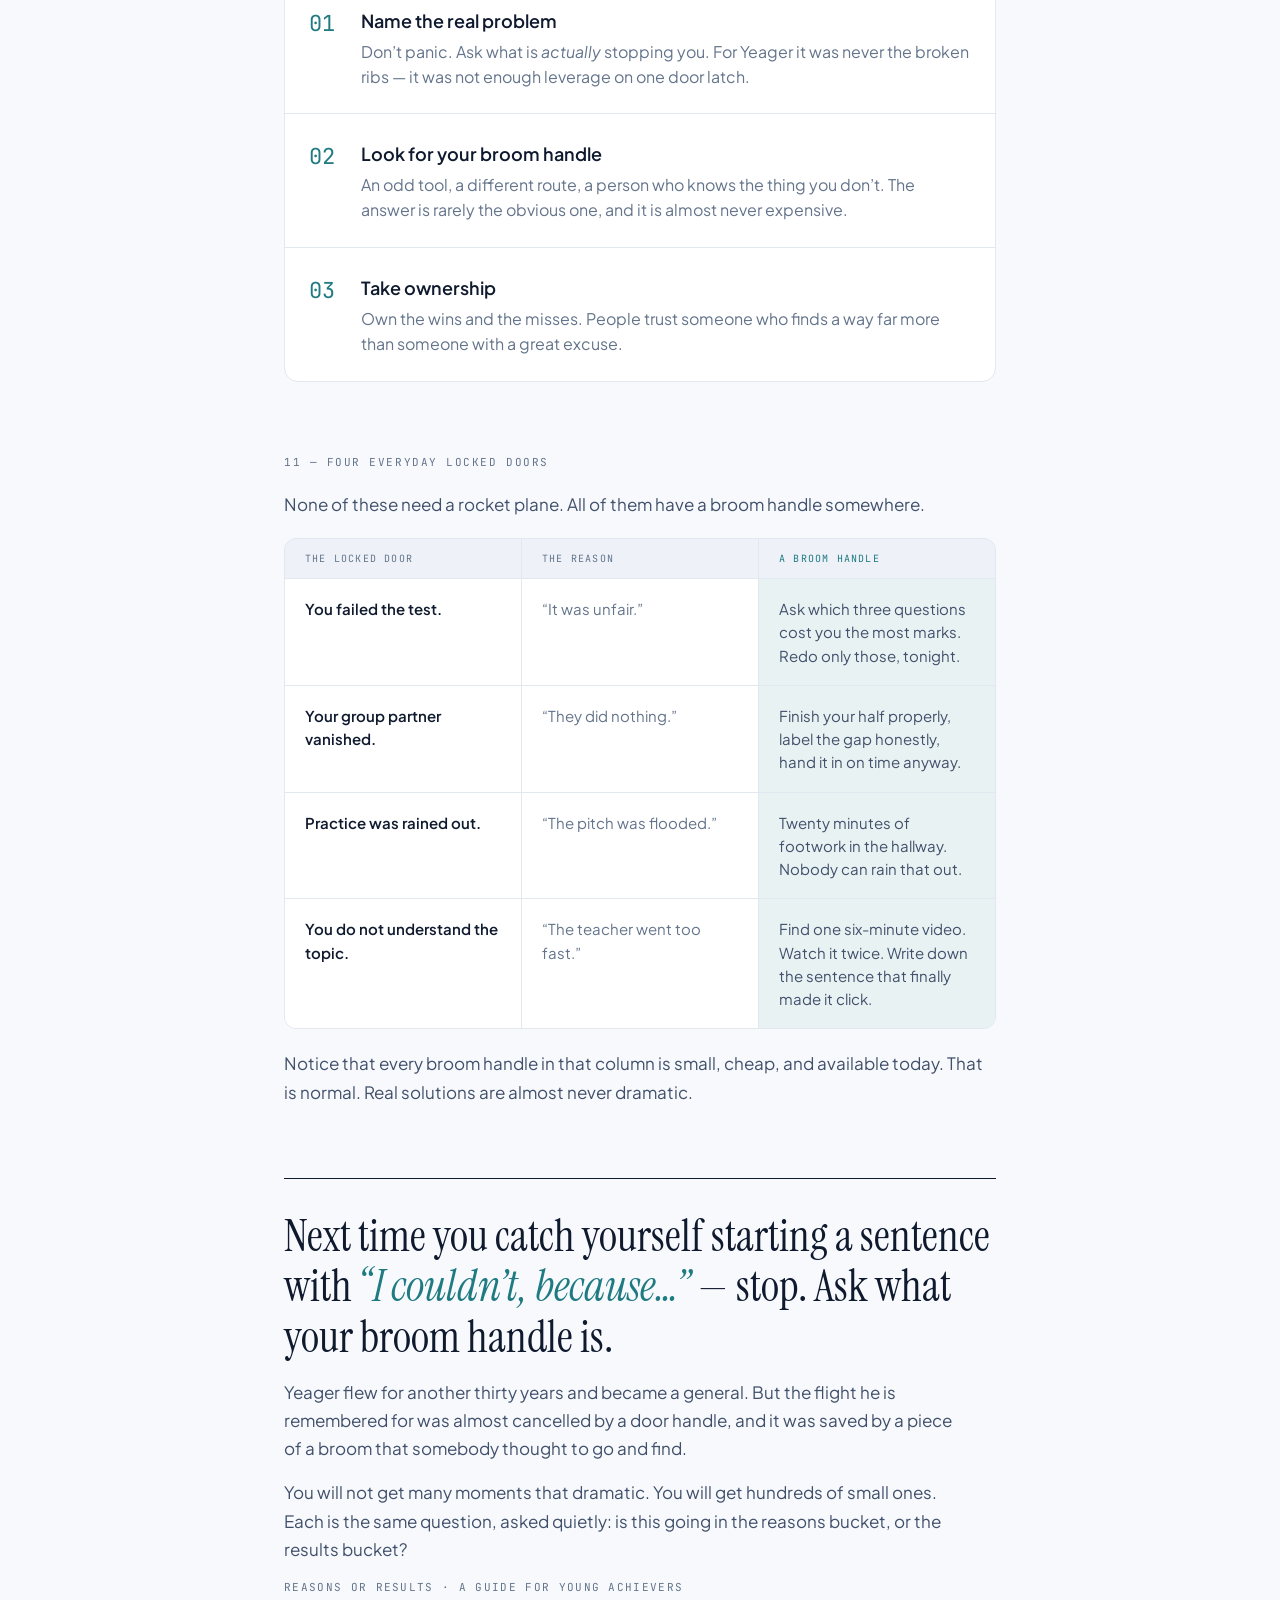
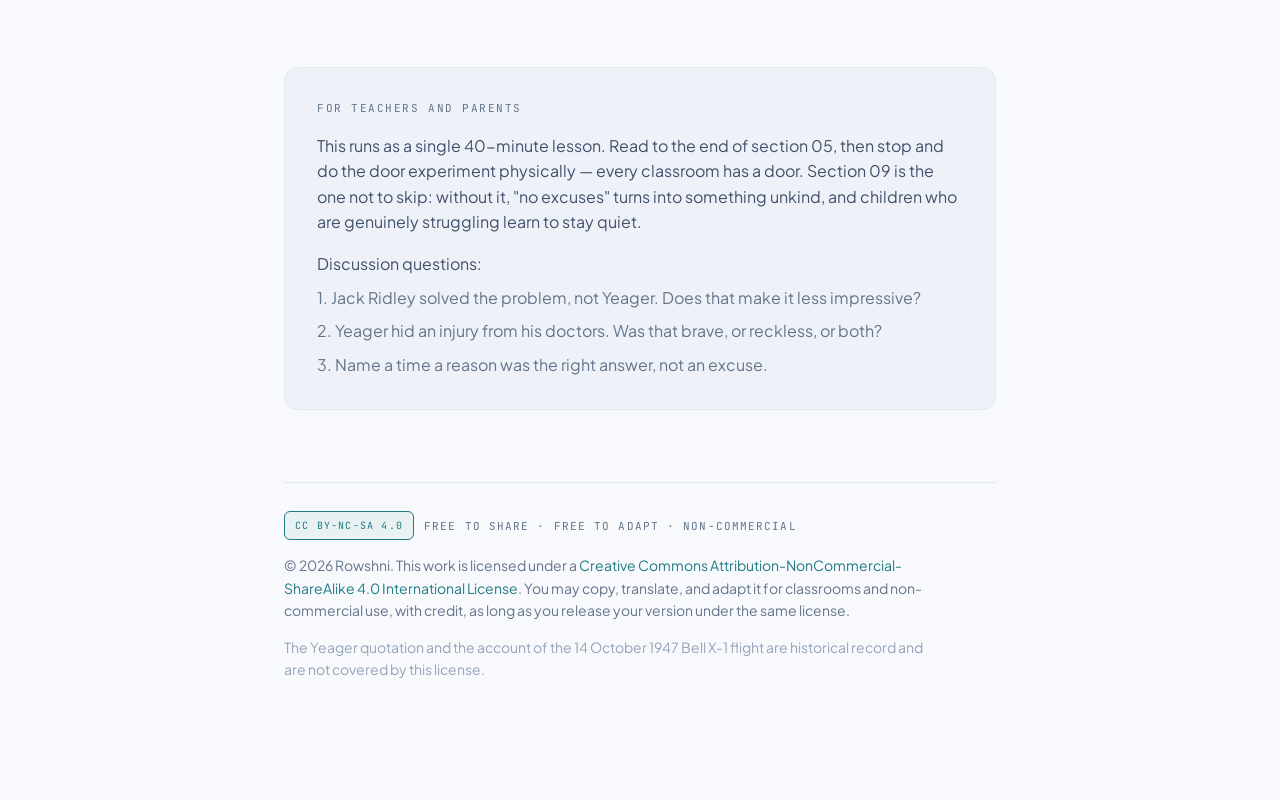
<file: kids/reading.html>
<!doctype html><html lang="en"><head><meta charset="utf-8"><meta name="viewport" content="width=device-width, initial-scale=1"><meta http-equiv="refresh" content="0; url=../children/reading.html"><title>Page moved</title><script>location.replace("../children/reading.html" + location.search + location.hash)</script></head><body><p>Moved to <a href="../children/reading.html">the children's reading</a>.</p></body></html>
</file>
<file: styles.css>
:root {
  color-scheme: light;
  --ink: #172033;
  --muted: #5d6678;
  --paper: #fffdf8;
  --accent: #3157a4;
  --border: #dfe4ee;
}

* { box-sizing: border-box; }

body {
  margin: 0;
  min-height: 100vh;
  color: var(--ink);
  background: radial-gradient(circle at top left, #edf3ff 0, transparent 34rem), var(--paper);
  font-family: Georgia, "Times New Roman", serif;
}

main {
  width: min(68rem, calc(100% - 2rem));
  margin: 0 auto;
  padding: clamp(3rem, 8vw, 7rem) 0;
}

header { max-width: 46rem; }

.eyebrow, .audience {
  color: var(--accent);
  font: 700 .78rem/1.2 system-ui, sans-serif;
  letter-spacing: .12em;
  text-transform: uppercase;
}

.eyebrow { margin: 0 0 .75rem; }

h1 {
  margin: 0;
  font-size: clamp(2.6rem, 7vw, 5.5rem);
  font-weight: 500;
  letter-spacing: -.04em;
  line-height: .98;
}

.intro {
  margin: 1.35rem 0 0;
  color: var(--muted);
  font: 1.08rem/1.7 system-ui, sans-serif;
}

.pages {
  display: grid;
  grid-template-columns: repeat(2, minmax(0, 1fr));
  gap: 1rem;
  margin-top: clamp(2.5rem, 6vw, 5rem);
}

.card {
  display: flex;
  min-height: 13rem;
  flex-direction: column;
  justify-content: space-between;
  padding: 1.5rem;
  color: inherit;
  background: rgb(255 255 255 / 78%);
  border: 1px solid var(--border);
  border-radius: 1rem;
  box-shadow: 0 .5rem 2rem rgb(23 32 51 / 6%);
  text-decoration: none;
  transition: border-color 160ms ease, transform 160ms ease, box-shadow 160ms ease;
}

.card:hover, .card:focus-visible {
  border-color: var(--accent);
  box-shadow: 0 .8rem 2.4rem rgb(23 32 51 / 12%);
  outline: none;
  transform: translateY(-2px);
}

h2 { margin: .65rem 0 .5rem; font-size: 1.65rem; font-weight: 500; }
.description { margin: 0; color: var(--muted); font: .96rem/1.55 system-ui, sans-serif; }
.arrow { align-self: flex-end; margin-top: 1.5rem; color: var(--accent); font: 1.5rem/1 system-ui, sans-serif; }
.back { display: inline-block; margin-bottom: 2rem; color: var(--accent); font: 600 .9rem/1.4 system-ui, sans-serif; }

@media (max-width: 42rem) {
  .pages { grid-template-columns: 1fr; }
  .card { min-height: 10rem; }
}
</file>
